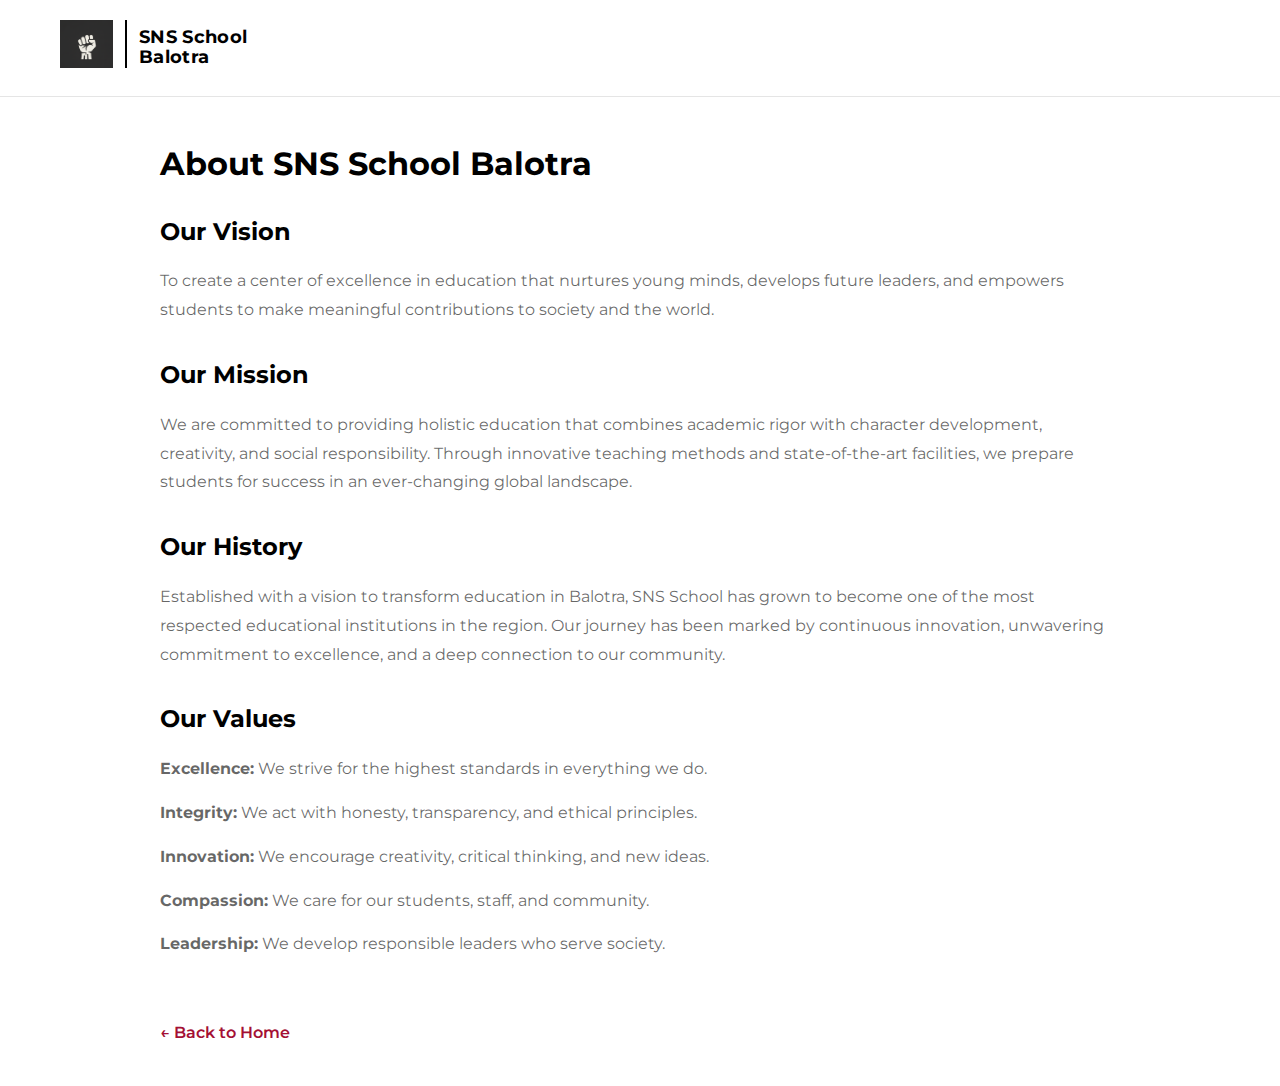
<file: about.html>
<!DOCTYPE html>
<html lang="en">
<head>
    <meta charset="UTF-8">
    <meta name="viewport" content="width=device-width, initial-scale=1.0">
    <title>About Us - SNS School Balotra</title>
    <link rel="stylesheet" href="style.css">
    <style>
        .page-content {
            padding: 40px 20px;
            max-width: 1000px;
            margin: 0 auto;
        }
        .page-header {
            background-color: var(--primary-white);
            padding: 20px 0;
            border-bottom: 1px solid var(--border-color);
        }
        .page-title {
            font-size: 32px;
            font-weight: 700;
            margin-bottom: 20px;
            color: var(--primary-black);
        }
        .content-section {
            margin-bottom: 30px;
        }
        .content-section h2 {
            font-size: 24px;
            margin-bottom: 15px;
            color: var(--primary-black);
        }
        .content-section p {
            font-size: 16px;
            line-height: 1.8;
            color: var(--light-black);
            margin-bottom: 15px;
        }
        .back-btn {
            display: inline-block;
            margin-top: 30px;
            color: var(--accent-red);
            text-decoration: none;
            font-weight: 600;
        }
    </style>
</head>
<body>
    <header class="page-header">
        <div class="container">
            <div class="logo-section">
                <a href="index.html"><img src="logo.png" alt="SNS School Logo" class="logo-img"></a>
                <div class="logo-text">
                    <span class="line1">SNS School</span>
                    <span class="line2">Balotra</span>
                </div>
            </div>
        </div>
    </header>

    <main class="page-content">
        <h1 class="page-title">About SNS School Balotra</h1>
        
        <div class="content-section">
            <h2>Our Vision</h2>
            <p>To create a center of excellence in education that nurtures young minds, develops future leaders, and empowers students to make meaningful contributions to society and the world.</p>
        </div>

        <div class="content-section">
            <h2>Our Mission</h2>
            <p>We are committed to providing holistic education that combines academic rigor with character development, creativity, and social responsibility. Through innovative teaching methods and state-of-the-art facilities, we prepare students for success in an ever-changing global landscape.</p>
        </div>

        <div class="content-section">
            <h2>Our History</h2>
            <p>Established with a vision to transform education in Balotra, SNS School has grown to become one of the most respected educational institutions in the region. Our journey has been marked by continuous innovation, unwavering commitment to excellence, and a deep connection to our community.</p>
        </div>

        <div class="content-section">
            <h2>Our Values</h2>
            <p><strong>Excellence:</strong> We strive for the highest standards in everything we do.</p>
            <p><strong>Integrity:</strong> We act with honesty, transparency, and ethical principles.</p>
            <p><strong>Innovation:</strong> We encourage creativity, critical thinking, and new ideas.</p>
            <p><strong>Compassion:</strong> We care for our students, staff, and community.</p>
            <p><strong>Leadership:</strong> We develop responsible leaders who serve society.</p>
        </div>

        <a href="index.html" class="back-btn">← Back to Home</a>
    </main>
</body>
</html>
</file>
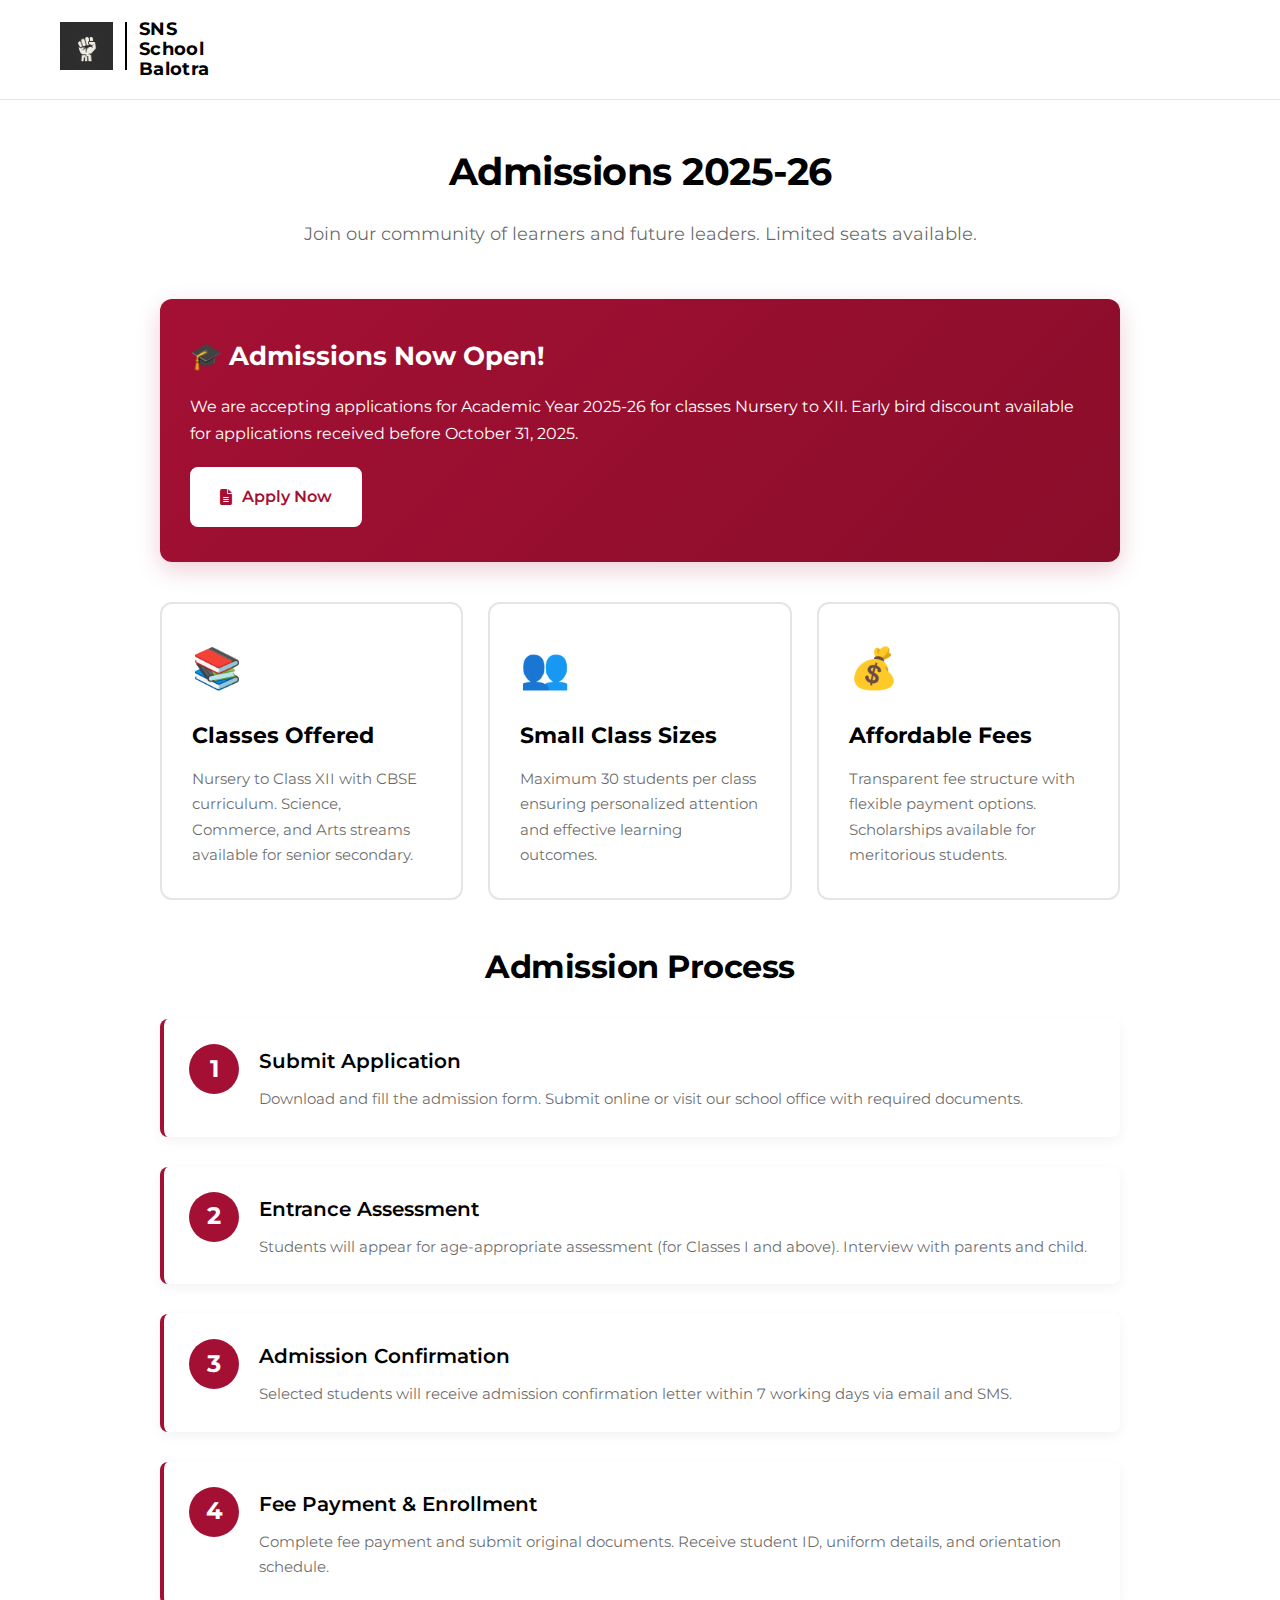
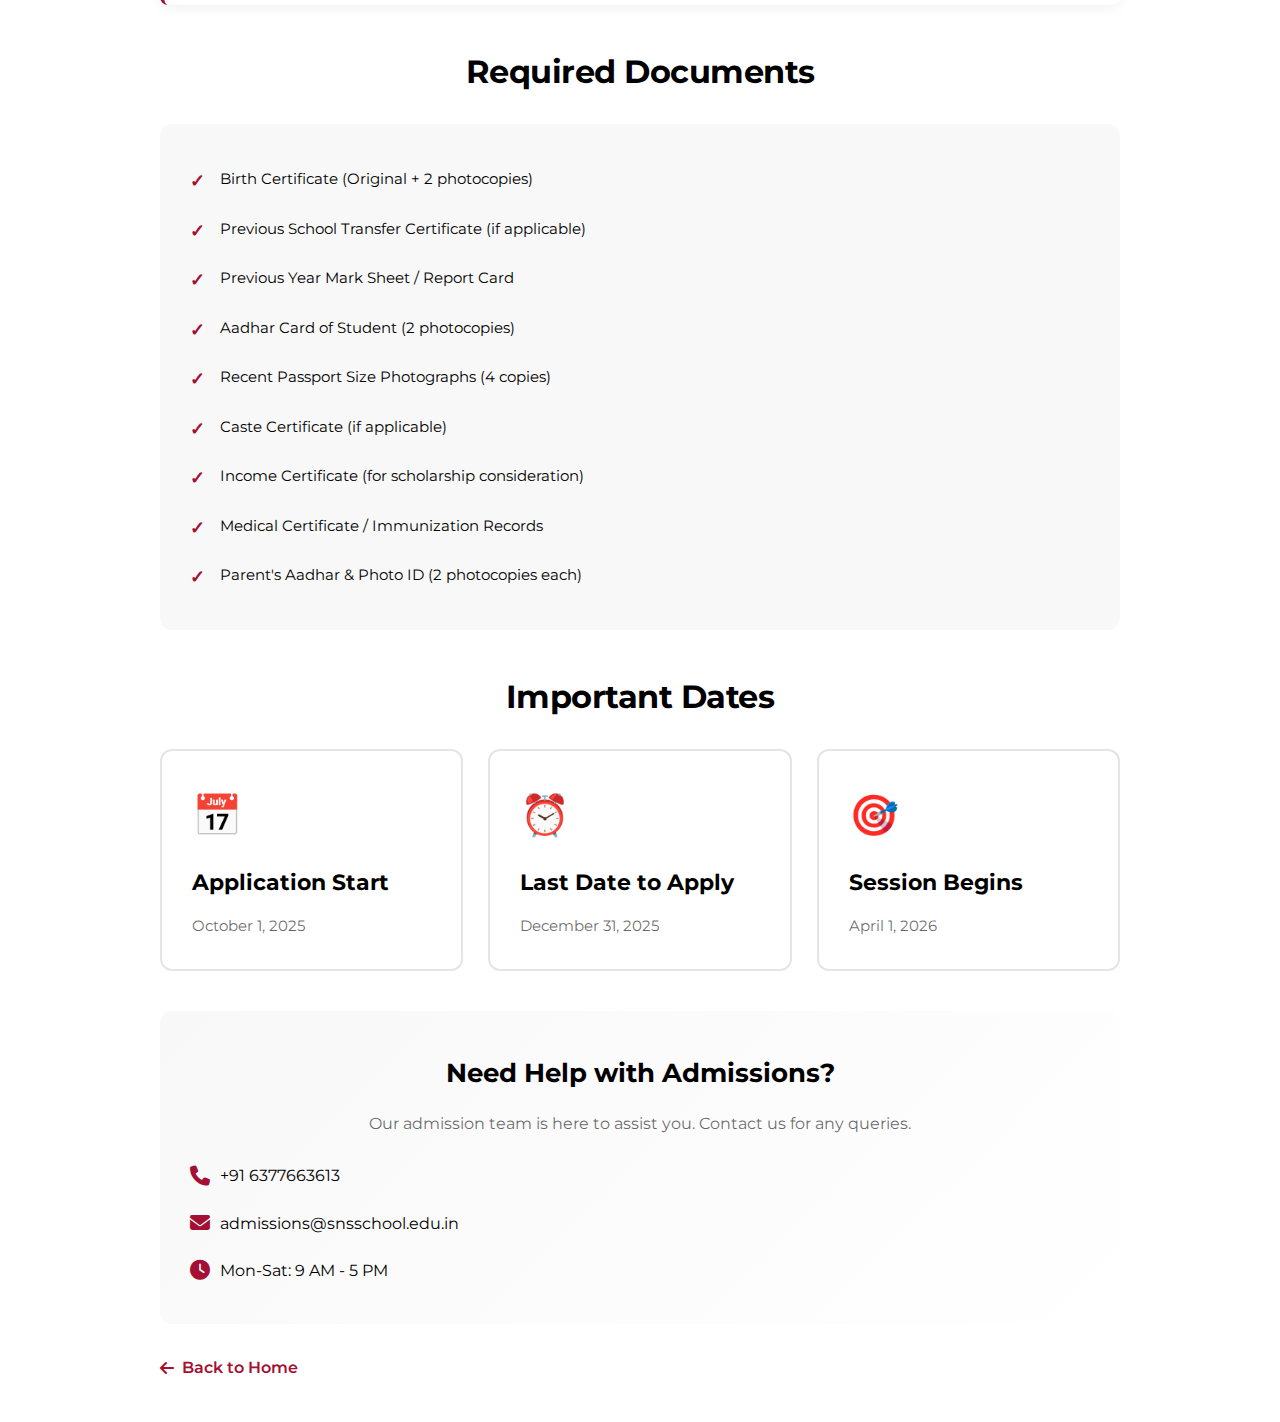
<file: admissions.html>
<!DOCTYPE html>
<html lang="en">
<head>
    <meta charset="UTF-8">
    <meta name="viewport" content="width=device-width, initial-scale=1.0">
    <title>Admissions - SNS School Balotra</title>
    <link rel="stylesheet" href="style.css">
    <link rel="stylesheet" href="https://cdnjs.cloudflare.com/ajax/libs/font-awesome/6.4.0/css/all.min.css">
    <style>
        .page-header {
            background-color: var(--primary-white);
            padding: 20px 0;
            border-bottom: 1px solid var(--border-color);
            position: sticky;
            top: 0;
            z-index: 100;
        }

        .page-content {
            max-width: 1000px;
            margin: 0 auto;
            padding: 40px 20px;
        }

        .page-hero {
            text-align: center;
            margin-bottom: 50px;
        }

        .page-hero h1 {
            font-size: 38px;
            font-weight: 700;
            margin-bottom: 15px;
            color: var(--primary-black);
            letter-spacing: -0.5px;
        }

        .page-hero p {
            font-size: 18px;
            color: var(--light-black);
            line-height: 1.6;
        }

        .highlight-box {
            background: linear-gradient(135deg, #a41034 0%, #8a0d2a 100%);
            color: var(--primary-white);
            padding: 35px 30px;
            border-radius: 12px;
            margin-bottom: 40px;
            box-shadow: 0 8px 24px rgba(164, 16, 52, 0.2);
        }

        .highlight-box h2 {
            font-size: 26px;
            margin-bottom: 15px;
            font-weight: 700;
        }

        .highlight-box p {
            font-size: 16px;
            line-height: 1.7;
            margin-bottom: 20px;
        }

        .cta-button {
            display: inline-flex;
            align-items: center;
            gap: 10px;
            background-color: var(--primary-white);
            color: var(--accent-red);
            padding: 14px 28px;
            border-radius: 8px;
            text-decoration: none;
            font-weight: 600;
            font-size: 16px;
            transition: all 0.3s ease;
            border: 2px solid var(--primary-white);
        }

        .cta-button:hover {
            background-color: transparent;
            color: var(--primary-white);
            transform: translateY(-2px);
        }

        .info-grid {
            display: grid;
            grid-template-columns: repeat(auto-fit, minmax(280px, 1fr));
            gap: 25px;
            margin-bottom: 40px;
        }

        .info-card {
            background-color: var(--primary-white);
            border: 2px solid var(--border-color);
            border-radius: 12px;
            padding: 30px;
            transition: all 0.3s ease;
        }

        .info-card:hover {
            border-color: var(--accent-red);
            box-shadow: 0 8px 24px rgba(0, 0, 0, 0.08);
            transform: translateY(-4px);
        }

        .info-card .icon {
            font-size: 40px;
            color: var(--accent-red);
            margin-bottom: 15px;
        }

        .info-card h3 {
            font-size: 22px;
            font-weight: 700;
            margin-bottom: 12px;
            color: var(--primary-black);
        }

        .info-card p {
            font-size: 15px;
            line-height: 1.7;
            color: var(--light-black);
        }

        .section-title {
            font-size: 32px;
            font-weight: 700;
            margin-bottom: 25px;
            color: var(--primary-black);
            letter-spacing: -0.5px;
        }

        .process-steps {
            margin-bottom: 40px;
        }

        .step {
            display: flex;
            gap: 20px;
            margin-bottom: 30px;
            padding: 25px;
            background-color: var(--primary-white);
            border-left: 4px solid var(--accent-red);
            border-radius: 8px;
            box-shadow: 0 4px 12px rgba(0, 0, 0, 0.05);
        }

        .step-number {
            flex-shrink: 0;
            width: 50px;
            height: 50px;
            background-color: var(--accent-red);
            color: var(--primary-white);
            border-radius: 50%;
            display: flex;
            align-items: center;
            justify-content: center;
            font-size: 24px;
            font-weight: 700;
        }

        .step-content h4 {
            font-size: 20px;
            font-weight: 600;
            margin-bottom: 8px;
            color: var(--primary-black);
        }

        .step-content p {
            font-size: 15px;
            line-height: 1.7;
            color: var(--light-black);
        }

        .requirements-list {
            background-color: #f8f8f8;
            padding: 30px;
            border-radius: 12px;
            margin-bottom: 40px;
        }

        .requirements-list ul {
            list-style: none;
            padding: 0;
        }

        .requirements-list li {
            padding: 12px 0;
            padding-left: 30px;
            position: relative;
            font-size: 15px;
            line-height: 1.7;
            color: var(--primary-black);
        }

        .requirements-list li::before {
            content: "✓";
            position: absolute;
            left: 0;
            color: var(--accent-red);
            font-weight: 700;
            font-size: 18px;
        }

        .contact-section {
            background: linear-gradient(135deg, #f8f8f8 0%, #ffffff 100%);
            padding: 40px 30px;
            border-radius: 12px;
            text-align: center;
        }

        .contact-section h3 {
            font-size: 26px;
            font-weight: 700;
            margin-bottom: 15px;
            color: var(--primary-black);
        }

        .contact-section p {
            font-size: 16px;
            color: var(--light-black);
            margin-bottom: 25px;
        }

        .contact-info {
            display: flex;
            flex-wrap: wrap;
            gap: 20px;
            justify-content: center;
            margin-top: 25px;
        }

        .contact-item {
            display: flex;
            align-items: center;
            gap: 10px;
            font-size: 16px;
            color: var(--primary-black);
        }

        .contact-item i {
            color: var(--accent-red);
            font-size: 20px;
        }

        .back-btn {
            display: inline-flex;
            align-items: center;
            gap: 8px;
            margin-top: 30px;
            color: var(--accent-red);
            text-decoration: none;
            font-weight: 600;
            transition: all 0.3s ease;
        }

        .back-btn:hover {
            transform: translateX(-5px);
        }
    </style>
</head>
<body>
    <header class="page-header">
        <div class="container">
            <div class="logo-section">
                <a href="index.html">
                    <img src="logo.png" alt="SNS School Logo" class="logo-img">
                </a>
                <div class="logo-text">
                    <span class="line1">SNS</span>
                    <span class="line2">School</span>
                    <span class="line3">Balotra</span>
                </div>
            </div>
        </div>
    </header>

    <main class="page-content">
        <div class="page-hero">
            <h1>Admissions 2025-26</h1>
            <p>Join our community of learners and future leaders. Limited seats available.</p>
        </div>

        <div class="highlight-box">
            <h2>🎓 Admissions Now Open!</h2>
            <p>We are accepting applications for Academic Year 2025-26 for classes Nursery to XII. Early bird discount available for applications received before October 31, 2025.</p>
            <a href="#apply" class="cta-button">
                <i class="fa-solid fa-file-lines"></i>
                Apply Now
            </a>
        </div>

        <div class="info-grid">
            <div class="info-card">
                <div class="icon">📚</div>
                <h3>Classes Offered</h3>
                <p>Nursery to Class XII with CBSE curriculum. Science, Commerce, and Arts streams available for senior secondary.</p>
            </div>

            <div class="info-card">
                <div class="icon">👥</div>
                <h3>Small Class Sizes</h3>
                <p>Maximum 30 students per class ensuring personalized attention and effective learning outcomes.</p>
            </div>

            <div class="info-card">
                <div class="icon">💰</div>
                <h3>Affordable Fees</h3>
                <p>Transparent fee structure with flexible payment options. Scholarships available for meritorious students.</p>
            </div>
        </div>

        <h2 class="section-title">Admission Process</h2>
        <div class="process-steps">
            <div class="step">
                <div class="step-number">1</div>
                <div class="step-content">
                    <h4>Submit Application</h4>
                    <p>Download and fill the admission form. Submit online or visit our school office with required documents.</p>
                </div>
            </div>

            <div class="step">
                <div class="step-number">2</div>
                <div class="step-content">
                    <h4>Entrance Assessment</h4>
                    <p>Students will appear for age-appropriate assessment (for Classes I and above). Interview with parents and child.</p>
                </div>
            </div>

            <div class="step">
                <div class="step-number">3</div>
                <div class="step-content">
                    <h4>Admission Confirmation</h4>
                    <p>Selected students will receive admission confirmation letter within 7 working days via email and SMS.</p>
                </div>
            </div>

            <div class="step">
                <div class="step-number">4</div>
                <div class="step-content">
                    <h4>Fee Payment & Enrollment</h4>
                    <p>Complete fee payment and submit original documents. Receive student ID, uniform details, and orientation schedule.</p>
                </div>
            </div>
        </div>

        <h2 class="section-title">Required Documents</h2>
        <div class="requirements-list">
            <ul>
                <li>Birth Certificate (Original + 2 photocopies)</li>
                <li>Previous School Transfer Certificate (if applicable)</li>
                <li>Previous Year Mark Sheet / Report Card</li>
                <li>Aadhar Card of Student (2 photocopies)</li>
                <li>Recent Passport Size Photographs (4 copies)</li>
                <li>Caste Certificate (if applicable)</li>
                <li>Income Certificate (for scholarship consideration)</li>
                <li>Medical Certificate / Immunization Records</li>
                <li>Parent's Aadhar & Photo ID (2 photocopies each)</li>
            </ul>
        </div>

        <h2 class="section-title">Important Dates</h2>
        <div class="info-grid">
            <div class="info-card">
                <div class="icon">📅</div>
                <h3>Application Start</h3>
                <p>October 1, 2025</p>
            </div>

            <div class="info-card">
                <div class="icon">⏰</div>
                <h3>Last Date to Apply</h3>
                <p>December 31, 2025</p>
            </div>

            <div class="info-card">
                <div class="icon">🎯</div>
                <h3>Session Begins</h3>
                <p>April 1, 2026</p>
            </div>
        </div>

        <div class="contact-section">
            <h3>Need Help with Admissions?</h3>
            <p>Our admission team is here to assist you. Contact us for any queries.</p>
            <div class="contact-info">
                <div class="contact-item">
                    <i class="fa-solid fa-phone"></i>
                    <span>+91 6377663613</span>
                </div>
                <div class="contact-item">
                    <i class="fa-solid fa-envelope"></i>
                    <span>admissions@snsschool.edu.in</span>
                </div>
                <div class="contact-item">
                    <i class="fa-solid fa-clock"></i>
                    <span>Mon-Sat: 9 AM - 5 PM</span>
                </div>
            </div>
        </div>

        <a href="index.html" class="back-btn">
            <i class="fa-solid fa-arrow-left"></i> Back to Home
        </a>
    </main>
</body>
</html>
</file>
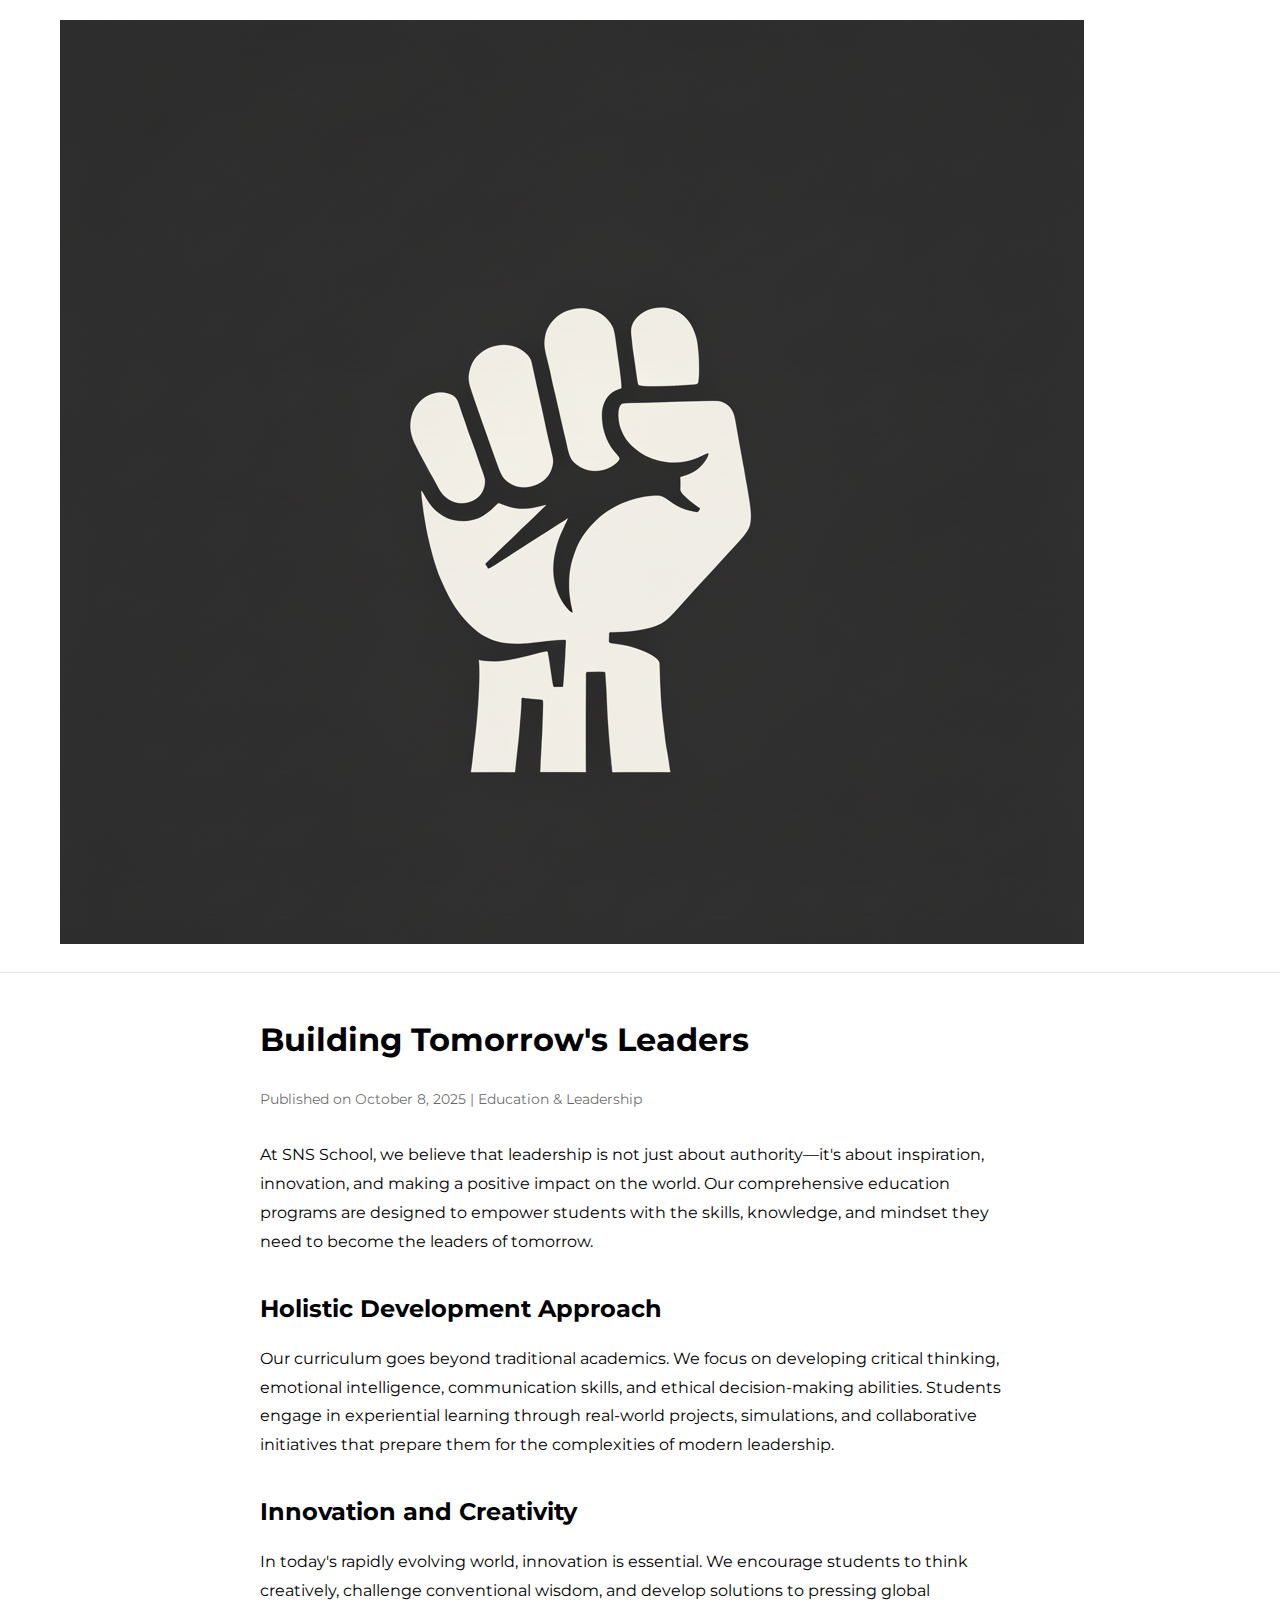
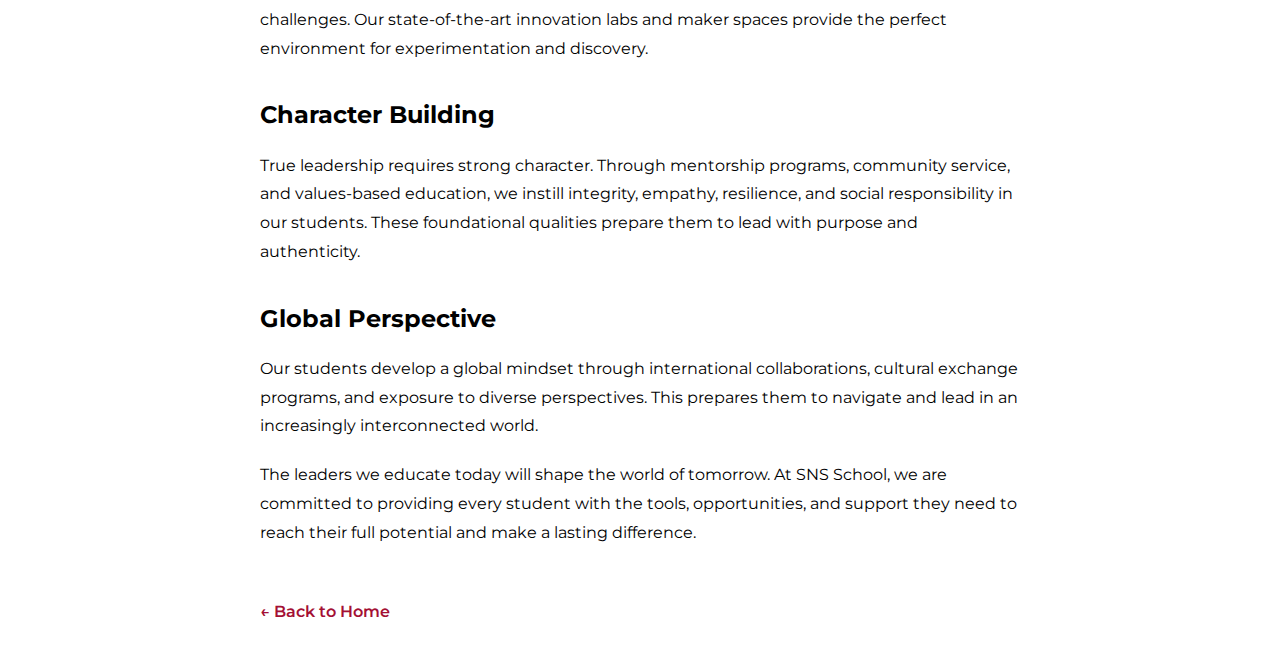
<file: article1.html>
<!DOCTYPE html>
<html lang="en">
<head>
    <meta charset="UTF-8">
    <meta name="viewport" content="width=device-width, initial-scale=1.0">
    <title>Building Tomorrow's Leaders - SNS School</title>
    <link rel="stylesheet" href="style.css">
    <style>
        .article-header {
            background-color: var(--primary-white);
            padding: 20px 0;
            border-bottom: 1px solid var(--border-color);
        }
        .article-content {
            padding: 40px 20px;
            max-width: 800px;
            margin: 0 auto;
        }
        .article-title {
            font-size: 32px;
            font-weight: 700;
            margin-bottom: 20px;
            color: var(--primary-black);
        }
        .article-meta {
            color: var(--light-black);
            margin-bottom: 30px;
            font-size: 14px;
        }
        .article-body {
            font-size: 16px;
            line-height: 1.8;
            color: var(--primary-black);
        }
        .article-body h2 {
            font-size: 24px;
            margin: 30px 0 15px;
            color: var(--primary-black);
        }
        .article-body p {
            margin-bottom: 20px;
        }
        .back-btn {
            display: inline-block;
            margin-top: 30px;
            color: var(--accent-red);
            text-decoration: none;
            font-weight: 600;
            transition: transform 0.3s ease;
        }
        .back-btn:hover {
            transform: translateX(-5px);
        }
    </style>
</head>
<body>
    <header class="article-header">
        <div class="container">
            <div class="logo">
                <a href="index.html"><img src="logo.png" alt="SNS School Logo"></a>
            </div>
        </div>
    </header>

    <article class="article-content">
        <h1 class="article-title">Building Tomorrow's Leaders</h1>
        <div class="article-meta">Published on October 8, 2025 | Education & Leadership</div>

        <div class="article-body">
            <p>At SNS School, we believe that leadership is not just about authority—it's about inspiration, innovation, and making a positive impact on the world. Our comprehensive education programs are designed to empower students with the skills, knowledge, and mindset they need to become the leaders of tomorrow.</p>

            <h2>Holistic Development Approach</h2>
            <p>Our curriculum goes beyond traditional academics. We focus on developing critical thinking, emotional intelligence, communication skills, and ethical decision-making abilities. Students engage in experiential learning through real-world projects, simulations, and collaborative initiatives that prepare them for the complexities of modern leadership.</p>

            <h2>Innovation and Creativity</h2>
            <p>In today's rapidly evolving world, innovation is essential. We encourage students to think creatively, challenge conventional wisdom, and develop solutions to pressing global challenges. Our state-of-the-art innovation labs and maker spaces provide the perfect environment for experimentation and discovery.</p>

            <h2>Character Building</h2>
            <p>True leadership requires strong character. Through mentorship programs, community service, and values-based education, we instill integrity, empathy, resilience, and social responsibility in our students. These foundational qualities prepare them to lead with purpose and authenticity.</p>

            <h2>Global Perspective</h2>
            <p>Our students develop a global mindset through international collaborations, cultural exchange programs, and exposure to diverse perspectives. This prepares them to navigate and lead in an increasingly interconnected world.</p>

            <p>The leaders we educate today will shape the world of tomorrow. At SNS School, we are committed to providing every student with the tools, opportunities, and support they need to reach their full potential and make a lasting difference.</p>

            <a href="index.html" class="back-btn">← Back to Home</a>
        </div>
    </article>
</body>
</html>
</file>
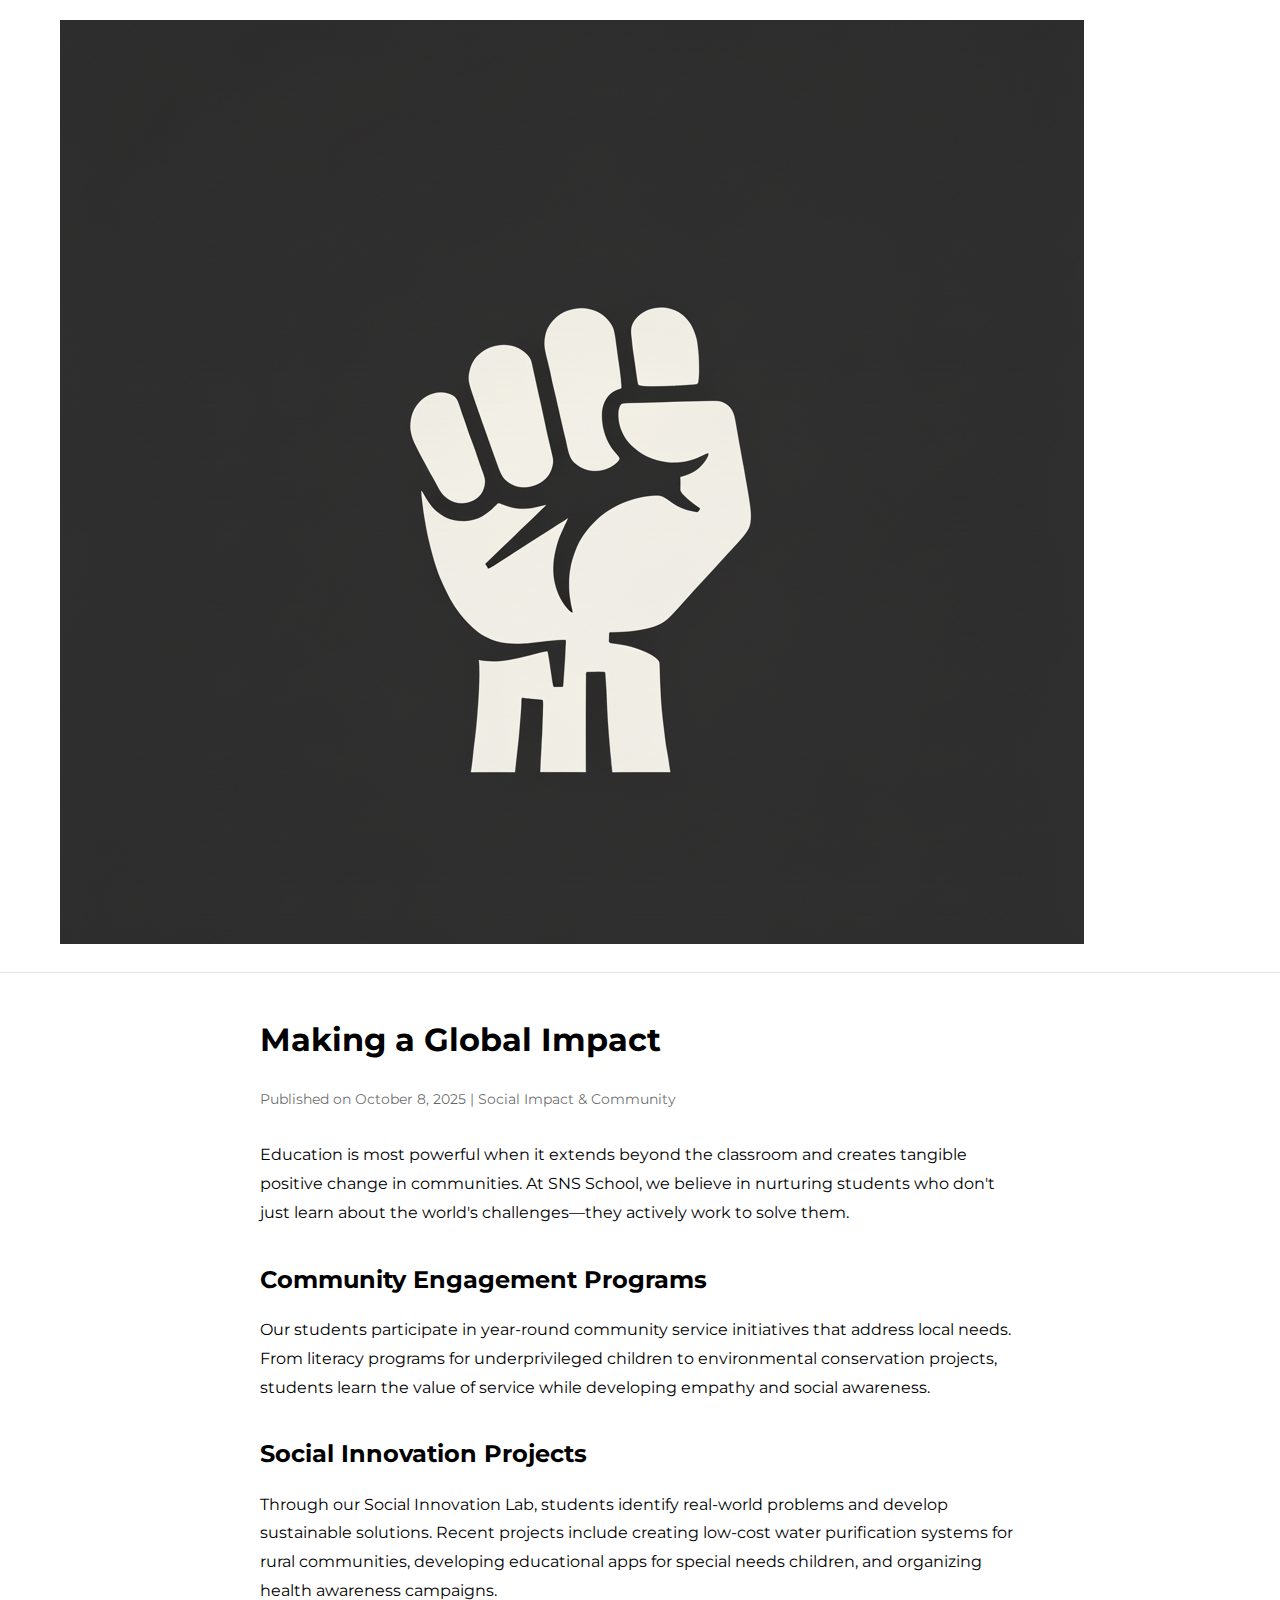
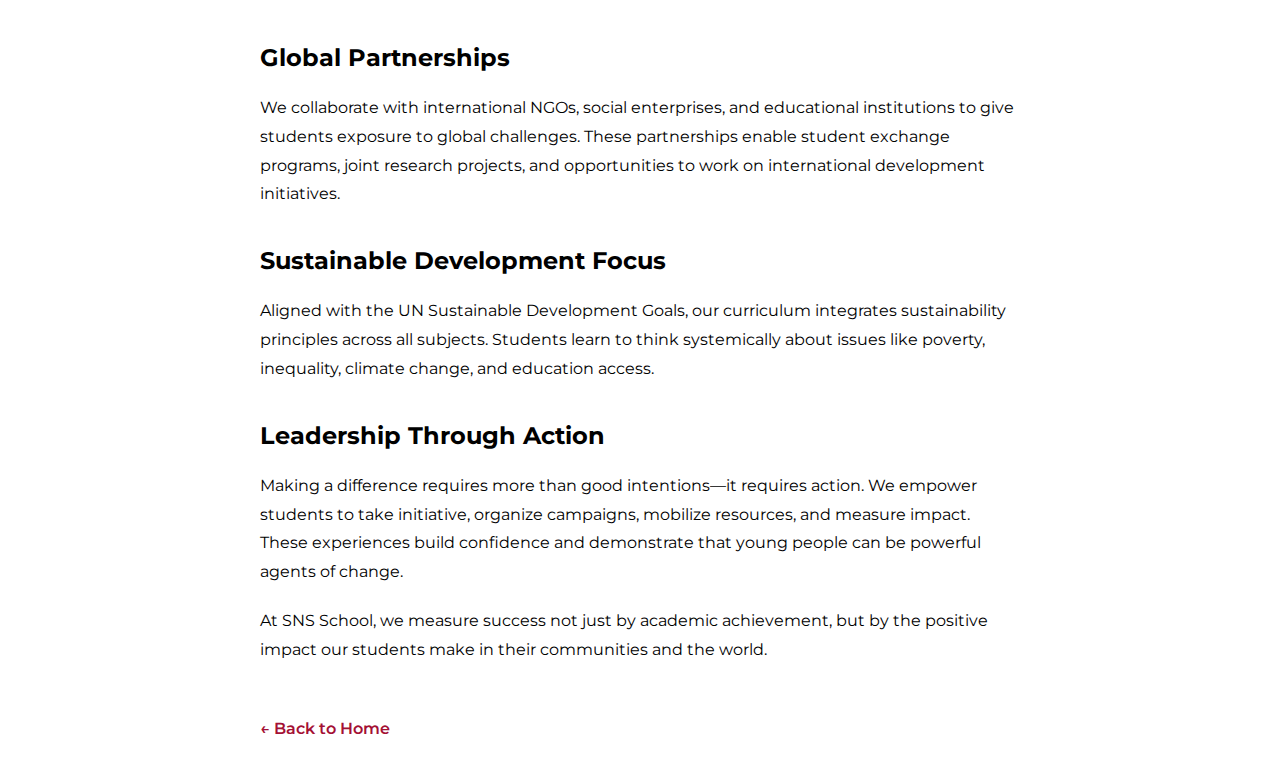
<file: article2.html>
<!DOCTYPE html>
<html lang="en">
<head>
    <meta charset="UTF-8">
    <meta name="viewport" content="width=device-width, initial-scale=1.0">
    <title>Making a Global Impact - SNS School</title>
    <link rel="stylesheet" href="style.css">
    <style>
        .article-header {
            background-color: var(--primary-white);
            padding: 20px 0;
            border-bottom: 1px solid var(--border-color);
        }
        .article-content {
            padding: 40px 20px;
            max-width: 800px;
            margin: 0 auto;
        }
        .article-title {
            font-size: 32px;
            font-weight: 700;
            margin-bottom: 20px;
            color: var(--primary-black);
        }
        .article-meta {
            color: var(--light-black);
            margin-bottom: 30px;
            font-size: 14px;
        }
        .article-body {
            font-size: 16px;
            line-height: 1.8;
            color: var(--primary-black);
        }
        .article-body h2 {
            font-size: 24px;
            margin: 30px 0 15px;
            color: var(--primary-black);
        }
        .article-body p {
            margin-bottom: 20px;
        }
        .back-btn {
            display: inline-block;
            margin-top: 30px;
            color: var(--accent-red);
            text-decoration: none;
            font-weight: 600;
            transition: transform 0.3s ease;
        }
        .back-btn:hover {
            transform: translateX(-5px);
        }
    </style>
</head>
<body>
    <header class="article-header">
        <div class="container">
            <div class="logo">
                <a href="index.html"><img src="logo.png" alt="SNS School Logo"></a>
            </div>
        </div>
    </header>

    <article class="article-content">
        <h1 class="article-title">Making a Global Impact</h1>
        <div class="article-meta">Published on October 8, 2025 | Social Impact & Community</div>
        
        <div class="article-body">
            <p>Education is most powerful when it extends beyond the classroom and creates tangible positive change in communities. At SNS School, we believe in nurturing students who don't just learn about the world's challenges—they actively work to solve them.</p>

            <h2>Community Engagement Programs</h2>
            <p>Our students participate in year-round community service initiatives that address local needs. From literacy programs for underprivileged children to environmental conservation projects, students learn the value of service while developing empathy and social awareness.</p>

            <h2>Social Innovation Projects</h2>
            <p>Through our Social Innovation Lab, students identify real-world problems and develop sustainable solutions. Recent projects include creating low-cost water purification systems for rural communities, developing educational apps for special needs children, and organizing health awareness campaigns.</p>

            <h2>Global Partnerships</h2>
            <p>We collaborate with international NGOs, social enterprises, and educational institutions to give students exposure to global challenges. These partnerships enable student exchange programs, joint research projects, and opportunities to work on international development initiatives.</p>

            <h2>Sustainable Development Focus</h2>
            <p>Aligned with the UN Sustainable Development Goals, our curriculum integrates sustainability principles across all subjects. Students learn to think systemically about issues like poverty, inequality, climate change, and education access.</p>

            <h2>Leadership Through Action</h2>
            <p>Making a difference requires more than good intentions—it requires action. We empower students to take initiative, organize campaigns, mobilize resources, and measure impact. These experiences build confidence and demonstrate that young people can be powerful agents of change.</p>

            <p>At SNS School, we measure success not just by academic achievement, but by the positive impact our students make in their communities and the world.</p>

            <a href="index.html" class="back-btn">← Back to Home</a>
        </div>
    </article>
</body>
</html>
</file>
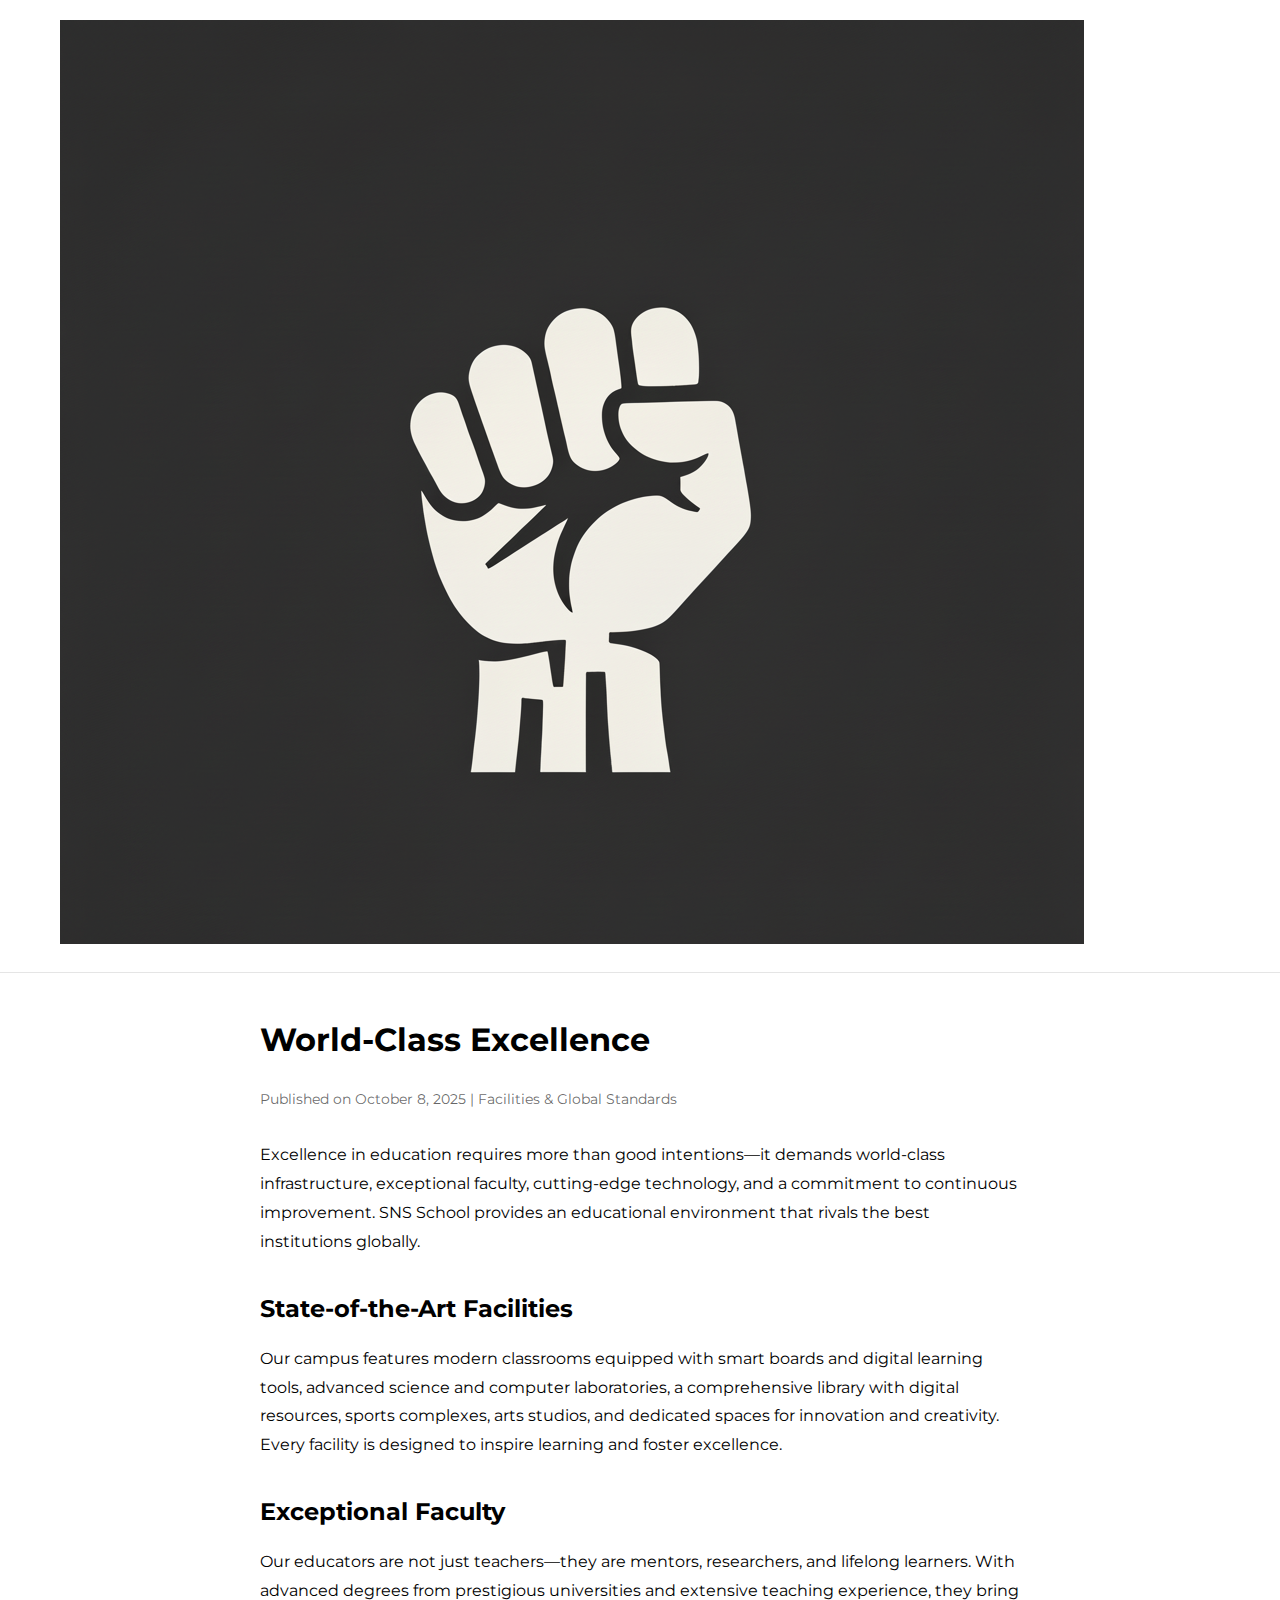
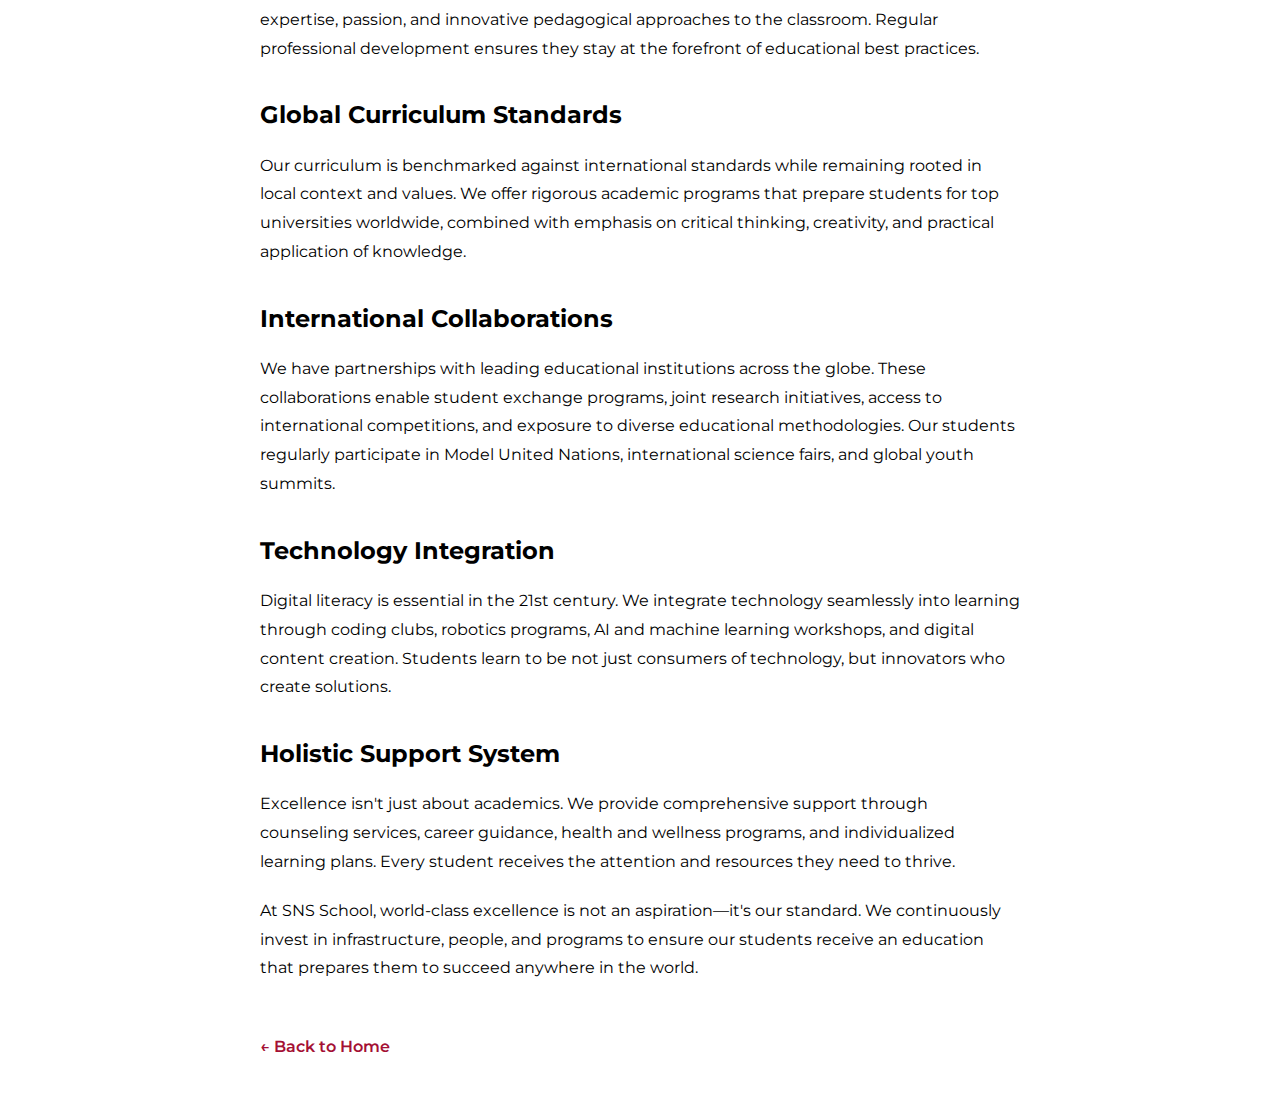
<file: article3.html>
<!DOCTYPE html>
<html lang="en">
<head>
    <meta charset="UTF-8">
    <meta name="viewport" content="width=device-width, initial-scale=1.0">
    <title>World-Class Excellence - SNS School</title>
    <link rel="stylesheet" href="style.css">
    <style>
        .article-header {
            background-color: var(--primary-white);
            padding: 20px 0;
            border-bottom: 1px solid var(--border-color);
        }
        .article-content {
            padding: 40px 20px;
            max-width: 800px;
            margin: 0 auto;
        }
        .article-title {
            font-size: 32px;
            font-weight: 700;
            margin-bottom: 20px;
            color: var(--primary-black);
        }
        .article-meta {
            color: var(--light-black);
            margin-bottom: 30px;
            font-size: 14px;
        }
        .article-body {
            font-size: 16px;
            line-height: 1.8;
            color: var(--primary-black);
        }
        .article-body h2 {
            font-size: 24px;
            margin: 30px 0 15px;
            color: var(--primary-black);
        }
        .article-body p {
            margin-bottom: 20px;
        }
        .back-btn {
            display: inline-block;
            margin-top: 30px;
            color: var(--accent-red);
            text-decoration: none;
            font-weight: 600;
            transition: transform 0.3s ease;
        }
        .back-btn:hover {
            transform: translateX(-5px);
        }
    </style>
</head>
<body>
    <header class="article-header">
        <div class="container">
            <div class="logo">
                <a href="index.html"><img src="logo.png" alt="SNS School Logo"></a>
            </div>
        </div>
    </header>

    <article class="article-content">
        <h1 class="article-title">World-Class Excellence</h1>
        <div class="article-meta">Published on October 8, 2025 | Facilities & Global Standards</div>
        
        <div class="article-body">
            <p>Excellence in education requires more than good intentions—it demands world-class infrastructure, exceptional faculty, cutting-edge technology, and a commitment to continuous improvement. SNS School provides an educational environment that rivals the best institutions globally.</p>

            <h2>State-of-the-Art Facilities</h2>
            <p>Our campus features modern classrooms equipped with smart boards and digital learning tools, advanced science and computer laboratories, a comprehensive library with digital resources, sports complexes, arts studios, and dedicated spaces for innovation and creativity. Every facility is designed to inspire learning and foster excellence.</p>

            <h2>Exceptional Faculty</h2>
            <p>Our educators are not just teachers—they are mentors, researchers, and lifelong learners. With advanced degrees from prestigious universities and extensive teaching experience, they bring expertise, passion, and innovative pedagogical approaches to the classroom. Regular professional development ensures they stay at the forefront of educational best practices.</p>

            <h2>Global Curriculum Standards</h2>
            <p>Our curriculum is benchmarked against international standards while remaining rooted in local context and values. We offer rigorous academic programs that prepare students for top universities worldwide, combined with emphasis on critical thinking, creativity, and practical application of knowledge.</p>

            <h2>International Collaborations</h2>
            <p>We have partnerships with leading educational institutions across the globe. These collaborations enable student exchange programs, joint research initiatives, access to international competitions, and exposure to diverse educational methodologies. Our students regularly participate in Model United Nations, international science fairs, and global youth summits.</p>

            <h2>Technology Integration</h2>
            <p>Digital literacy is essential in the 21st century. We integrate technology seamlessly into learning through coding clubs, robotics programs, AI and machine learning workshops, and digital content creation. Students learn to be not just consumers of technology, but innovators who create solutions.</p>

            <h2>Holistic Support System</h2>
            <p>Excellence isn't just about academics. We provide comprehensive support through counseling services, career guidance, health and wellness programs, and individualized learning plans. Every student receives the attention and resources they need to thrive.</p>

            <p>At SNS School, world-class excellence is not an aspiration—it's our standard. We continuously invest in infrastructure, people, and programs to ensure our students receive an education that prepares them to succeed anywhere in the world.</p>

            <a href="index.html" class="back-btn">← Back to Home</a>
        </div>
    </article>
</body>
</html>
</file>
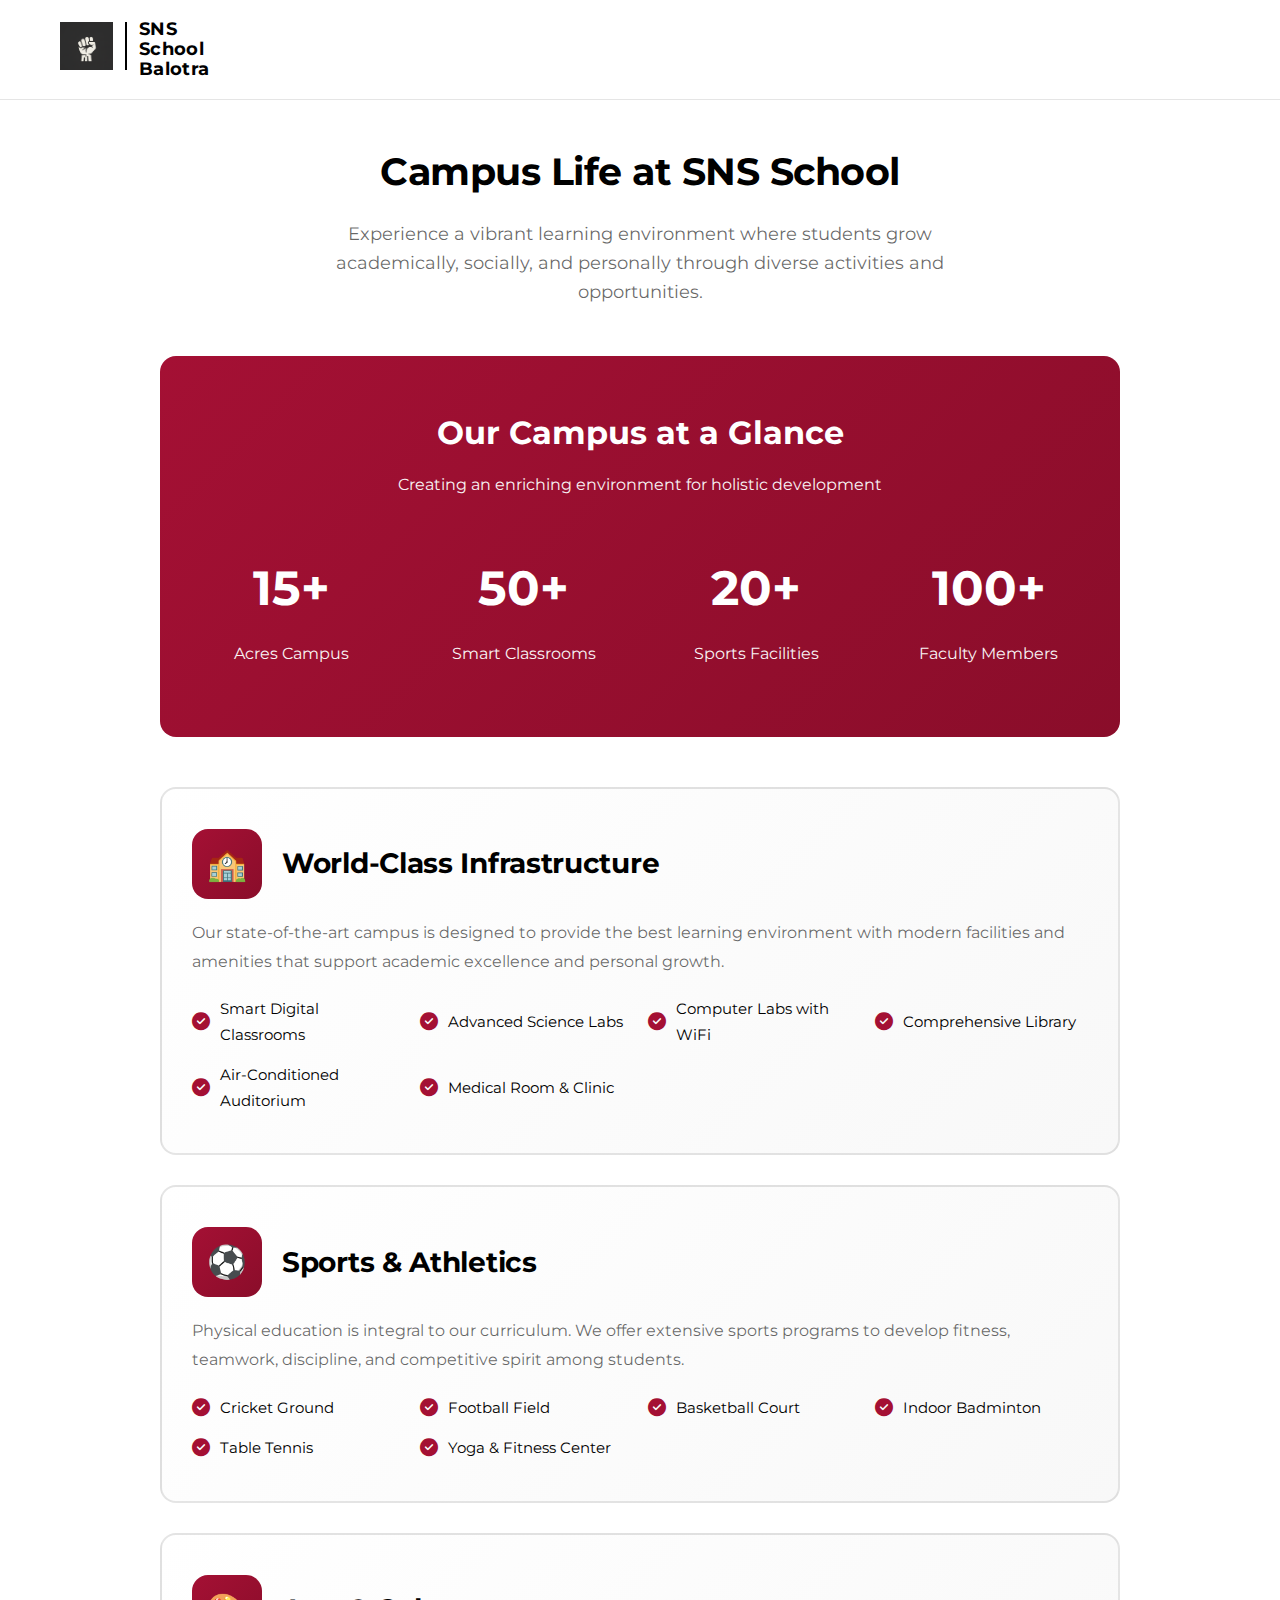
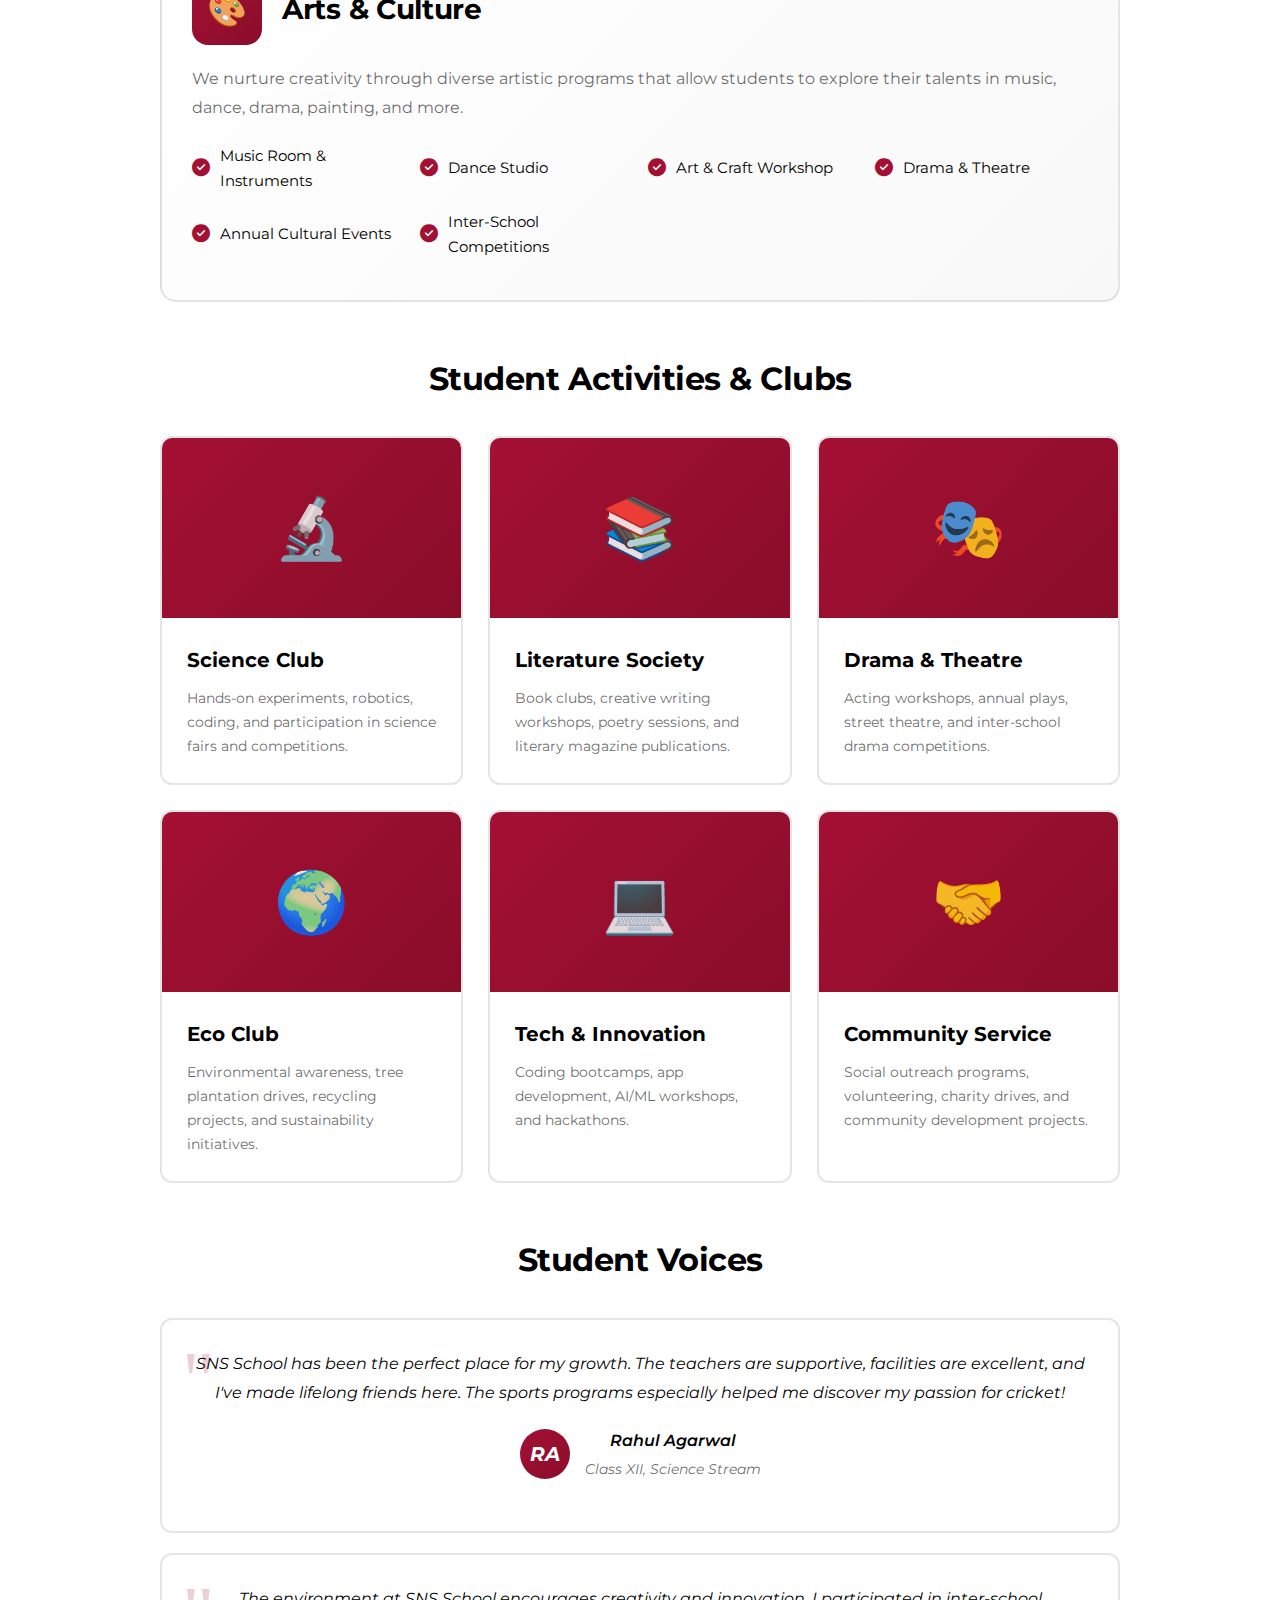
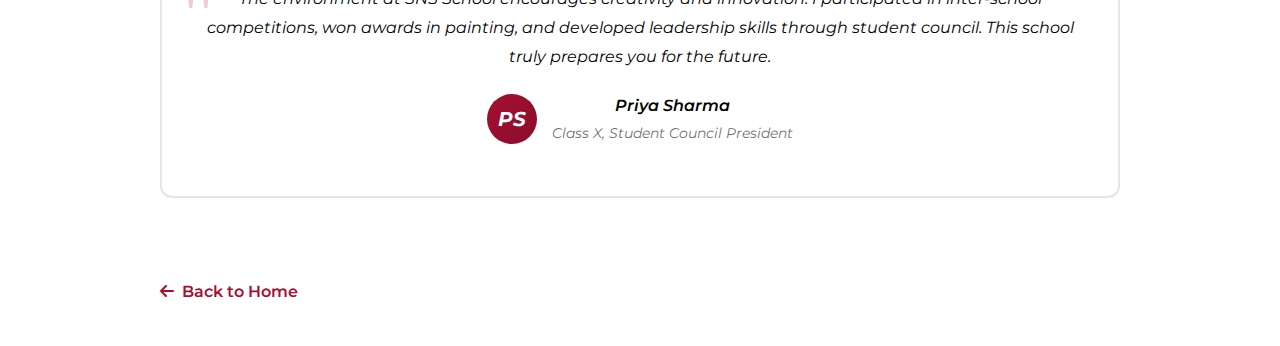
<file: campus-life.html>
<!DOCTYPE html>
<html lang="en">
<head>
    <meta charset="UTF-8">
    <meta name="viewport" content="width=device-width, initial-scale=1.0">
    <title>Campus Life - SNS School Balotra</title>
    <link rel="stylesheet" href="style.css">
    <link rel="stylesheet" href="https://cdnjs.cloudflare.com/ajax/libs/font-awesome/6.4.0/css/all.min.css">
    <style>
        .page-header {
            background-color: var(--primary-white);
            padding: 20px 0;
            border-bottom: 1px solid var(--border-color);
            position: sticky;
            top: 0;
            z-index: 100;
        }

        .page-content {
            max-width: 1000px;
            margin: 0 auto;
            padding: 40px 20px;
        }

        .page-hero {
            text-align: center;
            margin-bottom: 50px;
        }

        .page-hero h1 {
            font-size: 38px;
            font-weight: 700;
            margin-bottom: 15px;
            color: var(--primary-black);
            letter-spacing: -0.5px;
        }

        .page-hero p {
            font-size: 18px;
            color: var(--light-black);
            line-height: 1.6;
            max-width: 700px;
            margin: 0 auto;
        }

        .feature-section {
            margin-bottom: 50px;
        }

        .feature-card {
            background: linear-gradient(135deg, var(--primary-white) 0%, #f8f8f8 100%);
            border-radius: 16px;
            padding: 40px 30px;
            margin-bottom: 30px;
            border: 2px solid var(--border-color);
            transition: all 0.3s ease;
        }

        .feature-card:hover {
            border-color: var(--accent-red);
            transform: translateY(-5px);
            box-shadow: 0 12px 32px rgba(0, 0, 0, 0.1);
        }

        .feature-header {
            display: flex;
            align-items: center;
            gap: 20px;
            margin-bottom: 20px;
        }

        .feature-icon {
            width: 70px;
            height: 70px;
            background: linear-gradient(135deg, var(--accent-red) 0%, #8a0d2a 100%);
            color: var(--primary-white);
            border-radius: 16px;
            display: flex;
            align-items: center;
            justify-content: center;
            font-size: 32px;
            flex-shrink: 0;
        }

        .feature-header h2 {
            font-size: 28px;
            font-weight: 700;
            color: var(--primary-black);
            letter-spacing: -0.3px;
        }

        .feature-content p {
            font-size: 16px;
            line-height: 1.8;
            color: var(--light-black);
            margin-bottom: 15px;
        }

        .feature-list {
            display: grid;
            grid-template-columns: repeat(auto-fit, minmax(200px, 1fr));
            gap: 15px;
            margin-top: 20px;
        }

        .feature-item {
            display: flex;
            align-items: center;
            gap: 10px;
            font-size: 15px;
            color: var(--primary-black);
        }

        .feature-item i {
            color: var(--accent-red);
            font-size: 18px;
        }

        .activities-grid {
            display: grid;
            grid-template-columns: repeat(auto-fit, minmax(250px, 1fr));
            gap: 25px;
            margin-bottom: 50px;
        }

        .activity-card {
            background-color: var(--primary-white);
            border-radius: 12px;
            overflow: hidden;
            border: 2px solid var(--border-color);
            transition: all 0.3s ease;
        }

        .activity-card:hover {
            border-color: var(--accent-red);
            transform: translateY(-5px);
            box-shadow: 0 8px 24px rgba(0, 0, 0, 0.1);
        }

        .activity-image {
            width: 100%;
            height: 180px;
            background: linear-gradient(135deg, #a41034 0%, #8a0d2a 100%);
            display: flex;
            align-items: center;
            justify-content: center;
            font-size: 60px;
            color: rgba(255, 255, 255, 0.9);
        }

        .activity-content {
            padding: 25px;
        }

        .activity-content h3 {
            font-size: 20px;
            font-weight: 700;
            margin-bottom: 10px;
            color: var(--primary-black);
        }

        .activity-content p {
            font-size: 14px;
            line-height: 1.7;
            color: var(--light-black);
        }

        .stats-section {
            background: linear-gradient(135deg, #a41034 0%, #8a0d2a 100%);
            color: var(--primary-white);
            padding: 50px 30px;
            border-radius: 16px;
            margin-bottom: 50px;
            text-align: center;
        }

        .stats-grid {
            display: grid;
            grid-template-columns: repeat(auto-fit, minmax(150px, 1fr));
            gap: 30px;
            margin-top: 30px;
        }

        .stat-item {
            padding: 20px;
        }

        .stat-number {
            font-size: 48px;
            font-weight: 700;
            margin-bottom: 10px;
            display: block;
        }

        .stat-label {
            font-size: 16px;
            opacity: 0.95;
        }

        .testimonial-section {
            margin-bottom: 50px;
        }

        .section-title {
            font-size: 32px;
            font-weight: 700;
            margin-bottom: 30px;
            text-align: center;
            color: var(--primary-black);
            letter-spacing: -0.5px;
        }

        .testimonial-card {
            background-color: var(--primary-white);
            border: 2px solid var(--border-color);
            border-radius: 12px;
            padding: 30px;
            margin-bottom: 20px;
            position: relative;
        }

        .testimonial-card::before {
            content: '"';
            position: absolute;
            top: 20px;
            left: 20px;
            font-size: 80px;
            color: var(--accent-red);
            opacity: 0.2;
            font-family: Georgia, serif;
            line-height: 1;
        }

        .testimonial-content {
            position: relative;
            z-index: 1;
        }

        .testimonial-text {
            font-size: 16px;
            line-height: 1.8;
            color: var(--primary-black);
            margin-bottom: 20px;
            font-style: italic;
        }

        .testimonial-author {
            display: flex;
            align-items: center;
            gap: 15px;
        }

        .author-avatar {
            width: 50px;
            height: 50px;
            background: linear-gradient(135deg, var(--accent-red) 0%, #8a0d2a 100%);
            border-radius: 50%;
            display: flex;
            align-items: center;
            justify-content: center;
            color: var(--primary-white);
            font-weight: 700;
            font-size: 20px;
        }

        .author-info h4 {
            font-size: 16px;
            font-weight: 600;
            color: var(--primary-black);
            margin-bottom: 3px;
        }

        .author-info p {
            font-size: 14px;
            color: var(--light-black);
        }

        .back-btn {
            display: inline-flex;
            align-items: center;
            gap: 8px;
            margin-top: 30px;
            color: var(--accent-red);
            text-decoration: none;
            font-weight: 600;
            transition: all 0.3s ease;
        }

        .back-btn:hover {
            transform: translateX(-5px);
        }
    </style>
</head>
<body>
    <header class="page-header">
        <div class="container">
            <div class="logo-section">
                <a href="index.html">
                    <img src="logo.png" alt="SNS School Logo" class="logo-img">
                </a>
                <div class="logo-text">
                    <span class="line1">SNS</span>
                    <span class="line2">School</span>
                    <span class="line3">Balotra</span>
                </div>
            </div>
        </div>
    </header>

    <main class="page-content">
        <div class="page-hero">
            <h1>Campus Life at SNS School</h1>
            <p>Experience a vibrant learning environment where students grow academically, socially, and personally through diverse activities and opportunities.</p>
        </div>

        <div class="stats-section">
            <h2 style="font-size: 32px; margin-bottom: 10px;">Our Campus at a Glance</h2>
            <p style="font-size: 16px; opacity: 0.95; margin-bottom: 20px;">Creating an enriching environment for holistic development</p>
            <div class="stats-grid">
                <div class="stat-item">
                    <span class="stat-number">15+</span>
                    <span class="stat-label">Acres Campus</span>
                </div>
                <div class="stat-item">
                    <span class="stat-number">50+</span>
                    <span class="stat-label">Smart Classrooms</span>
                </div>
                <div class="stat-item">
                    <span class="stat-number">20+</span>
                    <span class="stat-label">Sports Facilities</span>
                </div>
                <div class="stat-item">
                    <span class="stat-number">100+</span>
                    <span class="stat-label">Faculty Members</span>
                </div>
            </div>
        </div>

        <div class="feature-section">
            <div class="feature-card">
                <div class="feature-header">
                    <div class="feature-icon">🏫</div>
                    <h2>World-Class Infrastructure</h2>
                </div>
                <div class="feature-content">
                    <p>Our state-of-the-art campus is designed to provide the best learning environment with modern facilities and amenities that support academic excellence and personal growth.</p>
                    <div class="feature-list">
                        <div class="feature-item">
                            <i class="fa-solid fa-check-circle"></i>
                            <span>Smart Digital Classrooms</span>
                        </div>
                        <div class="feature-item">
                            <i class="fa-solid fa-check-circle"></i>
                            <span>Advanced Science Labs</span>
                        </div>
                        <div class="feature-item">
                            <i class="fa-solid fa-check-circle"></i>
                            <span>Computer Labs with WiFi</span>
                        </div>
                        <div class="feature-item">
                            <i class="fa-solid fa-check-circle"></i>
                            <span>Comprehensive Library</span>
                        </div>
                        <div class="feature-item">
                            <i class="fa-solid fa-check-circle"></i>
                            <span>Air-Conditioned Auditorium</span>
                        </div>
                        <div class="feature-item">
                            <i class="fa-solid fa-check-circle"></i>
                            <span>Medical Room & Clinic</span>
                        </div>
                    </div>
                </div>
            </div>

            <div class="feature-card">
                <div class="feature-header">
                    <div class="feature-icon">⚽</div>
                    <h2>Sports & Athletics</h2>
                </div>
                <div class="feature-content">
                    <p>Physical education is integral to our curriculum. We offer extensive sports programs to develop fitness, teamwork, discipline, and competitive spirit among students.</p>
                    <div class="feature-list">
                        <div class="feature-item">
                            <i class="fa-solid fa-check-circle"></i>
                            <span>Cricket Ground</span>
                        </div>
                        <div class="feature-item">
                            <i class="fa-solid fa-check-circle"></i>
                            <span>Football Field</span>
                        </div>
                        <div class="feature-item">
                            <i class="fa-solid fa-check-circle"></i>
                            <span>Basketball Court</span>
                        </div>
                        <div class="feature-item">
                            <i class="fa-solid fa-check-circle"></i>
                            <span>Indoor Badminton</span>
                        </div>
                        <div class="feature-item">
                            <i class="fa-solid fa-check-circle"></i>
                            <span>Table Tennis</span>
                        </div>
                        <div class="feature-item">
                            <i class="fa-solid fa-check-circle"></i>
                            <span>Yoga & Fitness Center</span>
                        </div>
                    </div>
                </div>
            </div>

            <div class="feature-card">
                <div class="feature-header">
                    <div class="feature-icon">🎨</div>
                    <h2>Arts & Culture</h2>
                </div>
                <div class="feature-content">
                    <p>We nurture creativity through diverse artistic programs that allow students to explore their talents in music, dance, drama, painting, and more.</p>
                    <div class="feature-list">
                        <div class="feature-item">
                            <i class="fa-solid fa-check-circle"></i>
                            <span>Music Room & Instruments</span>
                        </div>
                        <div class="feature-item">
                            <i class="fa-solid fa-check-circle"></i>
                            <span>Dance Studio</span>
                        </div>
                        <div class="feature-item">
                            <i class="fa-solid fa-check-circle"></i>
                            <span>Art & Craft Workshop</span>
                        </div>
                        <div class="feature-item">
                            <i class="fa-solid fa-check-circle"></i>
                            <span>Drama & Theatre</span>
                        </div>
                        <div class="feature-item">
                            <i class="fa-solid fa-check-circle"></i>
                            <span>Annual Cultural Events</span>
                        </div>
                        <div class="feature-item">
                            <i class="fa-solid fa-check-circle"></i>
                            <span>Inter-School Competitions</span>
                        </div>
                    </div>
                </div>
            </div>
        </div>

        <h2 class="section-title">Student Activities & Clubs</h2>
        <div class="activities-grid">
            <div class="activity-card">
                <div class="activity-image">🔬</div>
                <div class="activity-content">
                    <h3>Science Club</h3>
                    <p>Hands-on experiments, robotics, coding, and participation in science fairs and competitions.</p>
                </div>
            </div>

            <div class="activity-card">
                <div class="activity-image">📚</div>
                <div class="activity-content">
                    <h3>Literature Society</h3>
                    <p>Book clubs, creative writing workshops, poetry sessions, and literary magazine publications.</p>
                </div>
            </div>

            <div class="activity-card">
                <div class="activity-image">🎭</div>
                <div class="activity-content">
                    <h3>Drama & Theatre</h3>
                    <p>Acting workshops, annual plays, street theatre, and inter-school drama competitions.</p>
                </div>
            </div>

            <div class="activity-card">
                <div class="activity-image">🌍</div>
                <div class="activity-content">
                    <h3>Eco Club</h3>
                    <p>Environmental awareness, tree plantation drives, recycling projects, and sustainability initiatives.</p>
                </div>
            </div>

            <div class="activity-card">
                <div class="activity-image">💻</div>
                <div class="activity-content">
                    <h3>Tech & Innovation</h3>
                    <p>Coding bootcamps, app development, AI/ML workshops, and hackathons.</p>
                </div>
            </div>

            <div class="activity-card">
                <div class="activity-image">🤝</div>
                <div class="activity-content">
                    <h3>Community Service</h3>
                    <p>Social outreach programs, volunteering, charity drives, and community development projects.</p>
                </div>
            </div>
        </div>

        <h2 class="section-title">Student Voices</h2>
        <div class="testimonial-section">
            <div class="testimonial-card">
                <div class="testimonial-content">
                    <p class="testimonial-text">SNS School has been the perfect place for my growth. The teachers are supportive, facilities are excellent, and I've made lifelong friends here. The sports programs especially helped me discover my passion for cricket!</p>
                    <div class="testimonial-author">
                        <div class="author-avatar">RA</div>
                        <div class="author-info">
                            <h4>Rahul Agarwal</h4>
                            <p>Class XII, Science Stream</p>
                        </div>
                    </div>
                </div>
            </div>

            <div class="testimonial-card">
                <div class="testimonial-content">
                    <p class="testimonial-text">The environment at SNS School encourages creativity and innovation. I participated in inter-school competitions, won awards in painting, and developed leadership skills through student council. This school truly prepares you for the future.</p>
                    <div class="testimonial-author">
                        <div class="author-avatar">PS</div>
                        <div class="author-info">
                            <h4>Priya Sharma</h4>
                            <p>Class X, Student Council President</p>
                        </div>
                    </div>
                </div>
            </div>
        </div>

        <a href="index.html" class="back-btn">
            <i class="fa-solid fa-arrow-left"></i> Back to Home
        </a>
    </main>
</body>
</html>
</file>
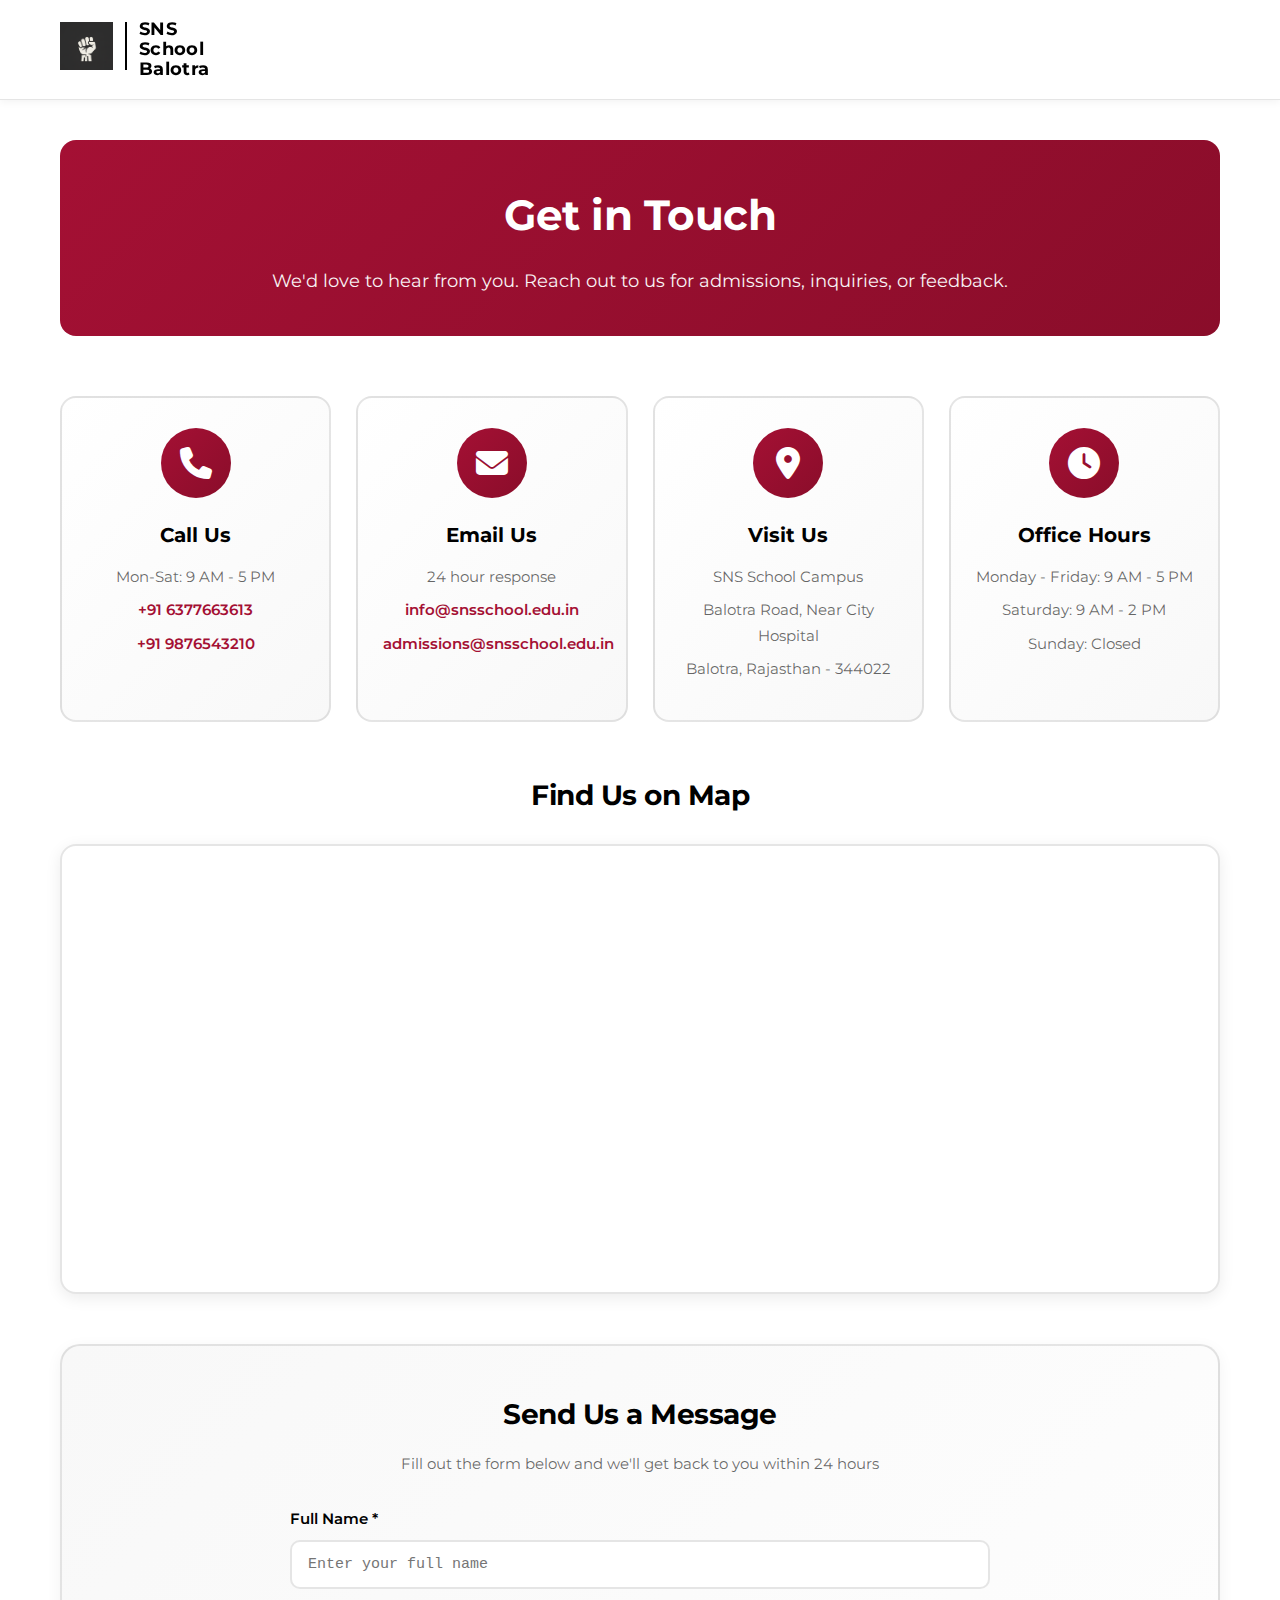
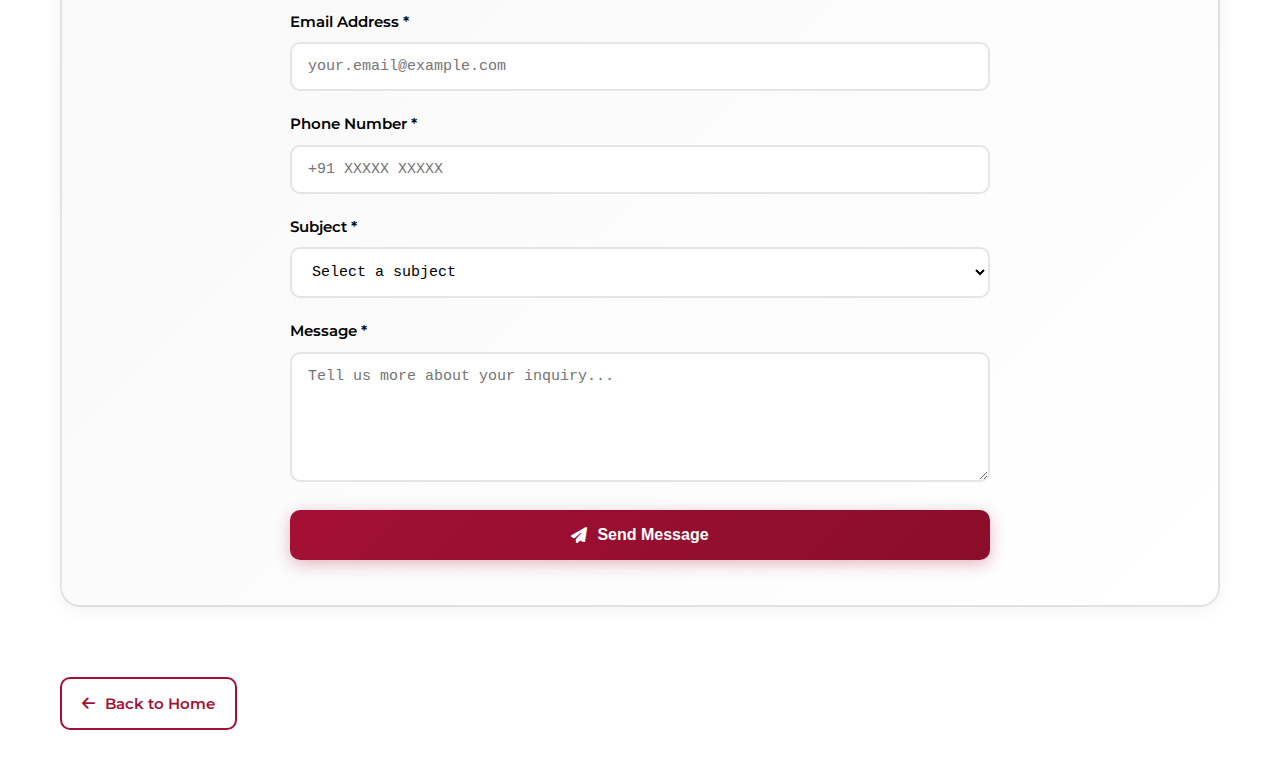
<file: contact.html>
<!DOCTYPE html>
<html lang="en">
<head>
    <meta charset="UTF-8">
    <meta name="viewport" content="width=device-width, initial-scale=1.0">
    <title>Contact Us - SNS School Balotra</title>
    <link rel="stylesheet" href="style.css">
    <link rel="stylesheet" href="https://cdnjs.cloudflare.com/ajax/libs/font-awesome/6.4.0/css/all.min.css">
    <style>
        .page-header {
            background-color: var(--primary-white);
            padding: 20px 0;
            border-bottom: 1px solid var(--border-color);
            position: sticky;
            top: 0;
            z-index: 100;
            box-shadow: 0 2px 8px rgba(0, 0, 0, 0.05);
        }

        .page-content {
            max-width: 1200px;
            margin: 0 auto;
            padding: 40px 20px;
        }

        .page-hero {
            text-align: center;
            margin-bottom: 60px;
            padding: 40px 20px;
            background: linear-gradient(135deg, #a41034 0%, #8a0d2a 100%);
            border-radius: 16px;
            color: var(--primary-white);
        }

        .page-hero h1 {
            font-size: 42px;
            font-weight: 700;
            margin-bottom: 15px;
            letter-spacing: -0.5px;
        }

        .page-hero p {
            font-size: 18px;
            line-height: 1.6;
            opacity: 0.95;
        }

        .contact-grid {
            display: grid;
            grid-template-columns: repeat(auto-fit, minmax(280px, 1fr));
            gap: 25px;
            margin-bottom: 50px;
        }

        .contact-card {
            background: linear-gradient(135deg, var(--primary-white) 0%, #f8f8f8 100%);
            border: 2px solid var(--border-color);
            border-radius: 16px;
            padding: 30px 25px;
            text-align: center;
            transition: all 0.4s ease;
            position: relative;
            overflow: hidden;
        }

        .contact-card::before {
            content: '';
            position: absolute;
            top: 0;
            left: 0;
            width: 100%;
            height: 4px;
            background: linear-gradient(90deg, var(--accent-red) 0%, #8a0d2a 100%);
            transform: scaleX(0);
            transition: transform 0.4s ease;
        }

        .contact-card:hover::before {
            transform: scaleX(1);
        }

        .contact-card:hover {
            border-color: var(--accent-red);
            transform: translateY(-8px);
            box-shadow: 0 16px 40px rgba(164, 16, 52, 0.15);
        }

        .contact-icon {
            width: 70px;
            height: 70px;
            background: linear-gradient(135deg, var(--accent-red) 0%, #8a0d2a 100%);
            color: var(--primary-white);
            border-radius: 50%;
            display: flex;
            align-items: center;
            justify-content: center;
            font-size: 32px;
            margin: 0 auto 20px;
            transition: all 0.3s ease;
        }

        .contact-card:hover .contact-icon {
            transform: rotateY(360deg);
        }

        .contact-card h3 {
            font-size: 20px;
            font-weight: 700;
            margin-bottom: 12px;
            color: var(--primary-black);
        }

        .contact-card p {
            font-size: 15px;
            line-height: 1.7;
            color: var(--light-black);
            margin-bottom: 8px;
        }

        .contact-card a {
            color: var(--accent-red);
            text-decoration: none;
            font-weight: 600;
            transition: all 0.3s ease;
            display: inline-block;
        }

        .contact-card a:hover {
            color: var(--primary-black);
            transform: translateX(3px);
        }

        .map-section {
            margin-bottom: 50px;
        }

        .section-title {
            font-size: 28px;
            font-weight: 700;
            text-align: center;
            margin-bottom: 25px;
            color: var(--primary-black);
            letter-spacing: -0.5px;
        }

        .map-container {
            width: 100%;
            height: 400px;
            border-radius: 16px;
            overflow: hidden;
            border: 2px solid var(--border-color);
            box-shadow: 0 4px 16px rgba(0, 0, 0, 0.08);
        }

        .map-container iframe {
            width: 100%;
            height: 100%;
            border: 0;
        }

        .contact-form-section {
            background: linear-gradient(135deg, #f8f8f8 0%, var(--primary-white) 100%);
            border-radius: 20px;
            padding: 45px 30px;
            margin-bottom: 50px;
            border: 2px solid var(--border-color);
            box-shadow: 0 4px 16px rgba(0, 0, 0, 0.05);
        }

        .form-title {
            font-size: 28px;
            font-weight: 700;
            margin-bottom: 12px;
            text-align: center;
            color: var(--primary-black);
            letter-spacing: -0.5px;
        }

        .form-subtitle {
            font-size: 15px;
            color: var(--light-black);
            text-align: center;
            margin-bottom: 30px;
        }

        .contact-form {
            max-width: 700px;
            margin: 0 auto;
        }

        .form-group {
            margin-bottom: 20px;
        }

        .form-group label {
            display: block;
            font-size: 15px;
            font-weight: 600;
            margin-bottom: 8px;
            color: var(--primary-black);
        }

        .form-group input,
        .form-group select,
        .form-group textarea {
            width: 100%;
            padding: 14px 16px;
            font-size: 15px;
            border: 2px solid var(--border-color);
            border-radius: 10px;
            font-family: 'Roboto Mono', monospace;
            transition: all 0.3s ease;
            background-color: var(--primary-white);
        }

        .form-group input:focus,
        .form-group select:focus,
        .form-group textarea:focus {
            outline: none;
            border-color: var(--accent-red);
            box-shadow: 0 0 0 4px rgba(164, 16, 52, 0.1);
            transform: translateY(-2px);
        }

        .form-group textarea {
            resize: vertical;
            min-height: 130px;
        }

        .submit-btn {
            width: 100%;
            padding: 16px;
            background: linear-gradient(135deg, var(--accent-red) 0%, #8a0d2a 100%);
            color: var(--primary-white);
            font-size: 16px;
            font-weight: 600;
            border: none;
            border-radius: 10px;
            cursor: pointer;
            transition: all 0.3s ease;
            display: flex;
            align-items: center;
            justify-content: center;
            gap: 10px;
            box-shadow: 0 4px 16px rgba(164, 16, 52, 0.3);
        }

        .submit-btn:hover {
            transform: translateY(-3px);
            box-shadow: 0 8px 28px rgba(164, 16, 52, 0.4);
        }

        .submit-btn:active {
            transform: translateY(-1px);
        }

        .submit-btn:disabled {
            background: #cccccc;
            cursor: not-allowed;
            box-shadow: none;
        }

        .submit-btn:disabled:hover {
            transform: none;
        }

        .form-message {
            text-align: center;
            padding: 30px;
            border-radius: 12px;
            margin-bottom: 20px;
        }

        .form-message.success {
            background-color: #d4edda;
            border: 2px solid #28a745;
            color: #155724;
        }

        .form-message.already-submitted {
            background-color: #fff3cd;
            border: 2px solid #ffc107;
            color: #856404;
        }

        .form-message h3 {
            font-size: 22px;
            font-weight: 700;
            margin-bottom: 10px;
        }

        .form-message p {
            font-size: 15px;
            line-height: 1.6;
            margin-bottom: 8px;
        }

        .form-message a {
            color: inherit;
            font-weight: 700;
            text-decoration: underline;
        }

        .back-btn {
            display: inline-flex;
            align-items: center;
            gap: 10px;
            margin-top: 20px;
            color: var(--accent-red);
            text-decoration: none;
            font-weight: 600;
            font-size: 15px;
            transition: all 0.3s ease;
            padding: 12px 20px;
            border: 2px solid var(--accent-red);
            border-radius: 10px;
        }

        .back-btn:hover {
            background-color: var(--accent-red);
            color: var(--primary-white);
            transform: translateX(-5px);
        }

        /* Mobile First - Small screens (default) */
        @media (max-width: 767px) {
            .page-hero h1 {
                font-size: 32px;
            }

            .page-hero p {
                font-size: 16px;
            }

            .contact-grid {
                grid-template-columns: 1fr;
            }

            .contact-form-section {
                padding: 30px 20px;
            }

            .map-container {
                height: 300px;
            }

            .form-title {
                font-size: 24px;
            }
        }

        /* Tablets */
        @media (min-width: 768px) and (max-width: 1023px) {
            .page-hero h1 {
                font-size: 38px;
            }

            .contact-grid {
                grid-template-columns: repeat(2, 1fr);
            }

            .map-container {
                height: 350px;
            }
        }

        /* Desktop */
        @media (min-width: 1024px) {
            .page-hero h1 {
                font-size: 42px;
            }

            .contact-grid {
                grid-template-columns: repeat(4, 1fr);
            }

            .map-container {
                height: 450px;
            }
        }
    </style>
</head>
<body>
    <header class="page-header">
        <div class="container">
            <div class="logo-section">
                <a href="index.html">
                    <img src="logo.png" alt="SNS School Logo" class="logo-img">
                </a>
                <div class="logo-text">
                    <span class="line1">SNS</span>
                    <span class="line2">School</span>
                    <span class="line3">Balotra</span>
                </div>
            </div>
        </div>
    </header>

    <main class="page-content">
        <div class="page-hero">
            <h1>Get in Touch</h1>
            <p>We'd love to hear from you. Reach out to us for admissions, inquiries, or feedback.</p>
        </div>

        <div class="contact-grid">
            <div class="contact-card">
                <div class="contact-icon">
                    <i class="fa-solid fa-phone"></i>
                </div>
                <h3>Call Us</h3>
                <p>Mon-Sat: 9 AM - 5 PM</p>
                <p><a href="tel:+916377663613">+91 6377663613</a></p>
                <p><a href="tel:+919876543210">+91 9876543210</a></p>
            </div>

            <div class="contact-card">
                <div class="contact-icon">
                    <i class="fa-solid fa-envelope"></i>
                </div>
                <h3>Email Us</h3>
                <p>24 hour response</p>
                <p><a href="mailto:info@snsschool.edu.in">info@snsschool.edu.in</a></p>
                <p><a href="mailto:admissions@snsschool.edu.in">admissions@snsschool.edu.in</a></p>
            </div>

            <div class="contact-card">
                <div class="contact-icon">
                    <i class="fa-solid fa-location-dot"></i>
                </div>
                <h3>Visit Us</h3>
                <p>SNS School Campus</p>
                <p>Balotra Road, Near City Hospital</p>
                <p>Balotra, Rajasthan - 344022</p>
            </div>

            <div class="contact-card">
                <div class="contact-icon">
                    <i class="fa-solid fa-clock"></i>
                </div>
                <h3>Office Hours</h3>
                <p>Monday - Friday: 9 AM - 5 PM</p>
                <p>Saturday: 9 AM - 2 PM</p>
                <p>Sunday: Closed</p>
            </div>
        </div>

        <div class="map-section">
            <h2 class="section-title">Find Us on Map</h2>
            <div class="map-container">
                <iframe 
                    src="https://www.google.com/maps/embed?pb=!1m18!1m12!1m3!1d227748.3825802386!2d72.39311433976326!3d25.832018647185667!2m3!1f0!2f0!3f0!3m2!1i1024!2i768!4f13.1!3m3!1m2!1s0x39418c4eaa06ccb9%3A0x5f3c0c0d1b1a8b0!2sBalotra%2C%20Rajasthan!5e0!3m2!1sen!2sin!4v1234567890"
                    allowfullscreen="" 
                    loading="lazy"
                    referrerpolicy="no-referrer-when-downgrade">
                </iframe>
            </div>
        </div>

        <div class="contact-form-section">
            <h2 class="form-title">Send Us a Message</h2>
            <p class="form-subtitle">Fill out the form below and we'll get back to you within 24 hours</p>

            <div id="formContainer">
                <!-- Form will be rendered here by JavaScript -->
            </div>
        </div>

        <a href="index.html" class="back-btn">
            <i class="fa-solid fa-arrow-left"></i> Back to Home
        </a>
    </main>

    <script>
        // ONE-TIME FORM SUBMISSION - localStorage based security
        const hasSubmitted = localStorage.getItem('snsContactFormSubmitted');
        const formContainer = document.getElementById('formContainer');

        if (hasSubmitted === 'true') {
            // User has already submitted - show message
            formContainer.innerHTML = `
                <div class="form-message already-submitted">
                    <h3><i class="fa-solid fa-check-circle"></i> Form Already Submitted</h3>
                    <p>Thank you for contacting us! You have already submitted the contact form.</p>
                    <p>Our team will respond to your previous inquiry within 24 hours.</p>
                    <p style="margin-top: 15px;">For urgent matters, please call us at <a href="tel:+916377663613">+91 6377663613</a></p>
                </div>
            `;
        } else {
            // First time - show the form
            formContainer.innerHTML = `
                <form action="https://formspree.io/f/xblzaqjr" method="POST" class="contact-form" id="contactForm">
                    <div class="form-group">
                        <label for="name">Full Name *</label>
                        <input type="text" id="name" name="name" required placeholder="Enter your full name">
                    </div>

                    <div class="form-group">
                        <label for="email">Email Address *</label>
                        <input type="email" id="email" name="email" required placeholder="your.email@example.com">
                    </div>

                    <div class="form-group">
                        <label for="phone">Phone Number *</label>
                        <input type="tel" id="phone" name="phone" required placeholder="+91 XXXXX XXXXX">
                    </div>

                    <div class="form-group">
                        <label for="subject">Subject *</label>
                        <select id="subject" name="subject" required>
                            <option value="">Select a subject</option>
                            <option value="admission">Admission Inquiry</option>
                            <option value="general">General Information</option>
                            <option value="academics">Academics</option>
                            <option value="feedback">Feedback</option>
                            <option value="complaint">Complaint</option>
                            <option value="other">Other</option>
                        </select>
                    </div>

                    <div class="form-group">
                        <label for="message">Message *</label>
                        <textarea id="message" name="message" required placeholder="Tell us more about your inquiry..."></textarea>
                    </div>

                    <button type="submit" class="submit-btn" id="submitBtn">
                        <i class="fa-solid fa-paper-plane"></i>
                        Send Message
                    </button>
                </form>
            `;

            // Form submission handler
            const contactForm = document.getElementById('contactForm');
            const submitBtn = document.getElementById('submitBtn');

            contactForm.addEventListener('submit', function(e) {
                e.preventDefault();

                // Disable button immediately
                submitBtn.disabled = true;
                submitBtn.innerHTML = '<i class="fa-solid fa-spinner fa-spin"></i> Sending...';

                // Prepare form data
                const formData = new FormData(contactForm);

                // Submit to Formspree
                fetch('https://formspree.io/f/xblzaqjr', {
                    method: 'POST',
                    body: formData,
                    headers: {
                        'Accept': 'application/json'
                    }
                })
                .then(response => {
                    if (response.ok) {
                        // SUCCESS - Mark as submitted in localStorage
                        localStorage.setItem('snsContactFormSubmitted', 'true');

                        // Show success message
                        formContainer.innerHTML = `
                            <div class="form-message success">
                                <h3><i class="fa-solid fa-check-circle"></i> Message Sent Successfully!</h3>
                                <p>Thank you for contacting SNS School Balotra.</p>
                                <p>We have received your message and will respond within 24 hours.</p>
                                <p style="margin-top: 15px;">For urgent matters, please call us at <a href="tel:+916377663613">+91 6377663613</a></p>
                            </div>
                        `;
                    } else {
                        throw new Error('Form submission failed');
                    }
                })
                .catch(error => {
                    // ERROR - Re-enable button
                    submitBtn.disabled = false;
                    submitBtn.innerHTML = '<i class="fa-solid fa-paper-plane"></i> Send Message';
                    alert('There was an error submitting the form. Please try again or contact us directly at +91 6377663613');
                    console.error('Form submission error:', error);
                });
            });
        }
    </script>
</body>
</html>
</file>
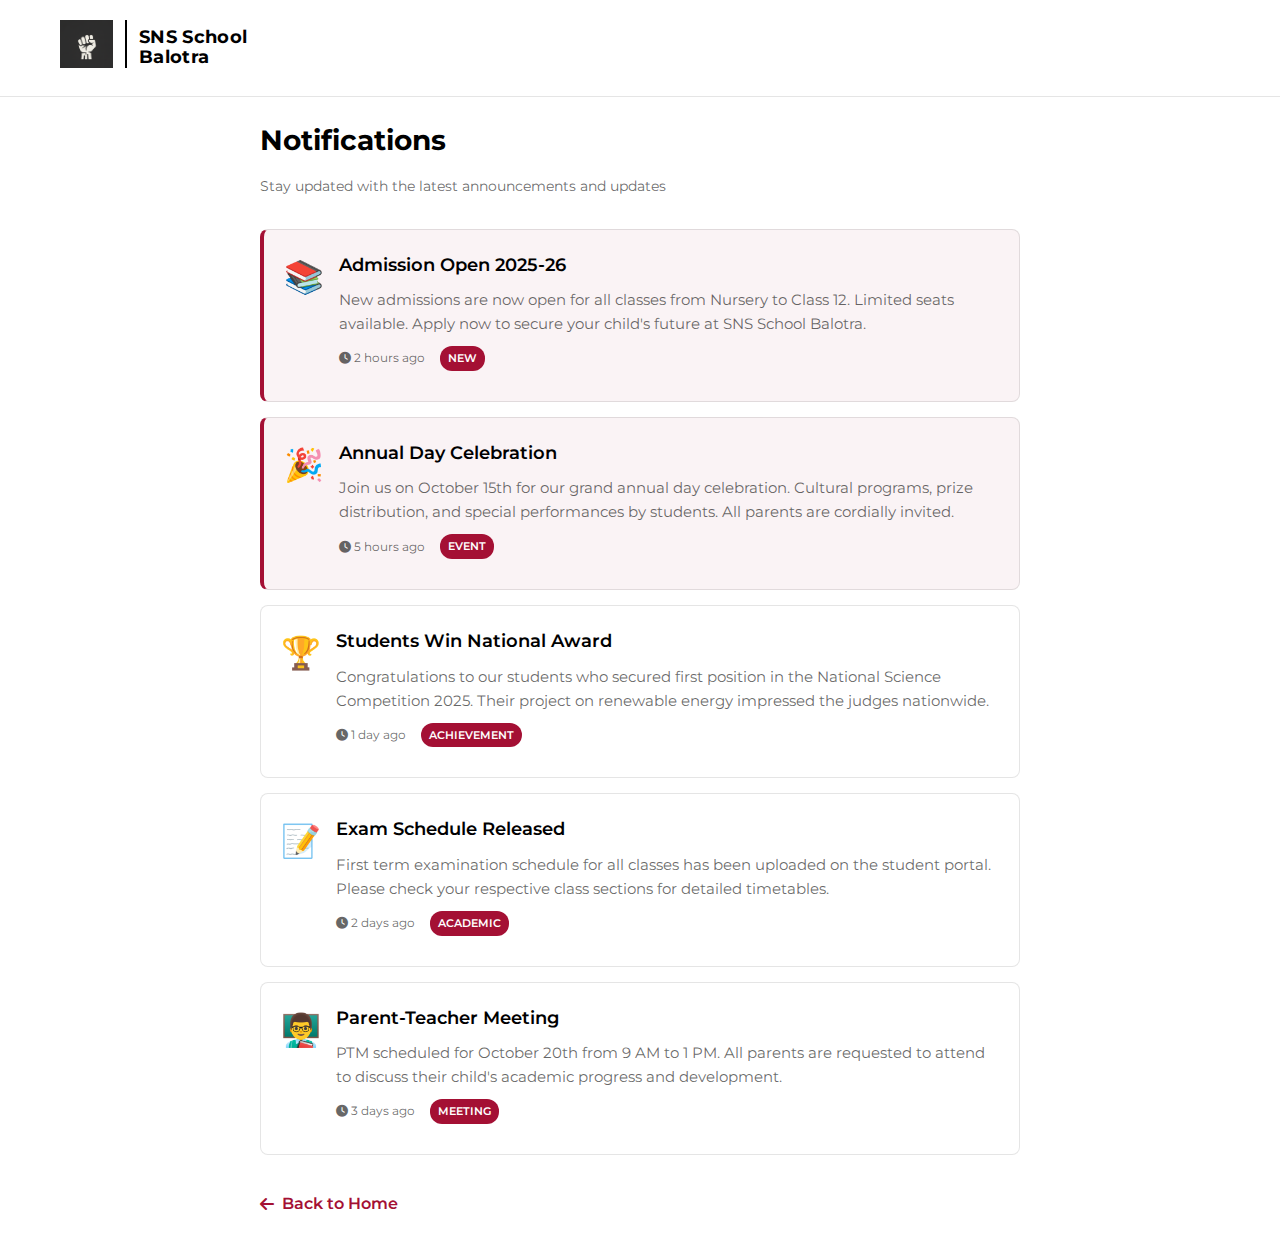
<file: notifications.html>
<!DOCTYPE html>
<html lang="en">
<head>
    <meta charset="UTF-8">
    <meta name="viewport" content="width=device-width, initial-scale=1.0">
    <title>Notifications - SNS School Balotra</title>
    <link rel="stylesheet" href="style.css">
    <link rel="stylesheet" href="https://cdnjs.cloudflare.com/ajax/libs/font-awesome/6.4.0/css/all.min.css">
    <style>
        .page-header {
            background-color: var(--primary-white);
            padding: 20px 0;
            border-bottom: 1px solid var(--border-color);
        }
        .notifications-container {
            max-width: 800px;
            margin: 0 auto;
            padding: 20px;
        }
        .page-title {
            font-size: 28px;
            font-weight: 700;
            margin-bottom: 10px;
            color: var(--primary-black);
        }
        .page-subtitle {
            font-size: 14px;
            color: var(--light-black);
            margin-bottom: 30px;
        }
        .notification-card {
            background-color: var(--primary-white);
            border: 1px solid var(--border-color);
            border-radius: 8px;
            padding: 20px;
            margin-bottom: 15px;
            transition: all 0.3s ease;
            cursor: pointer;
        }
        .notification-card:hover {
            border-color: var(--accent-red);
            box-shadow: 0 4px 12px rgba(164, 16, 52, 0.1);
        }
        .notification-card.unread {
            background-color: rgba(164, 16, 52, 0.05);
            border-left: 4px solid var(--accent-red);
        }
        .notification-header {
            display: flex;
            align-items: flex-start;
            gap: 15px;
            margin-bottom: 10px;
        }
        .notification-icon-large {
            font-size: 32px;
            flex-shrink: 0;
        }
        .notification-details {
            flex: 1;
        }
        .notification-details h3 {
            font-size: 18px;
            font-weight: 600;
            margin-bottom: 8px;
            color: var(--primary-black);
        }
        .notification-details p {
            font-size: 15px;
            line-height: 1.6;
            color: var(--light-black);
            margin-bottom: 10px;
        }
        .notification-meta {
            display: flex;
            align-items: center;
            gap: 15px;
            font-size: 12px;
            color: var(--light-black);
        }
        .badge {
            background-color: var(--accent-red);
            color: var(--primary-white);
            padding: 3px 8px;
            border-radius: 12px;
            font-size: 11px;
            font-weight: 600;
        }
        .back-btn {
            display: inline-flex;
            align-items: center;
            gap: 8px;
            margin-top: 20px;
            color: var(--accent-red);
            text-decoration: none;
            font-weight: 600;
            transition: all 0.3s ease;
        }
        .back-btn:hover {
            transform: translateX(-5px);
        }
    </style>
</head>
<body>
    <header class="page-header">
        <div class="container">
            <div class="logo-section">
                <a href="index.html"><img src="logo.png" alt="SNS School Logo" class="logo-img"></a>
                <div class="logo-text">
                    <span class="line1">SNS School</span>
                    <span class="line2">Balotra</span>
                </div>
            </div>
        </div>
    </header>

    <main class="notifications-container">
        <h1 class="page-title">Notifications</h1>
        <p class="page-subtitle">Stay updated with the latest announcements and updates</p>

        <div class="notification-card unread">
            <div class="notification-header">
                <div class="notification-icon-large">📚</div>
                <div class="notification-details">
                    <h3>Admission Open 2025-26</h3>
                    <p>New admissions are now open for all classes from Nursery to Class 12. Limited seats available. Apply now to secure your child's future at SNS School Balotra.</p>
                    <div class="notification-meta">
                        <span><i class="fa-solid fa-clock"></i> 2 hours ago</span>
                        <span class="badge">NEW</span>
                    </div>
                </div>
            </div>
        </div>

        <div class="notification-card unread">
            <div class="notification-header">
                <div class="notification-icon-large">🎉</div>
                <div class="notification-details">
                    <h3>Annual Day Celebration</h3>
                    <p>Join us on October 15th for our grand annual day celebration. Cultural programs, prize distribution, and special performances by students. All parents are cordially invited.</p>
                    <div class="notification-meta">
                        <span><i class="fa-solid fa-clock"></i> 5 hours ago</span>
                        <span class="badge">EVENT</span>
                    </div>
                </div>
            </div>
        </div>

        <div class="notification-card">
            <div class="notification-header">
                <div class="notification-icon-large">🏆</div>
                <div class="notification-details">
                    <h3>Students Win National Award</h3>
                    <p>Congratulations to our students who secured first position in the National Science Competition 2025. Their project on renewable energy impressed the judges nationwide.</p>
                    <div class="notification-meta">
                        <span><i class="fa-solid fa-clock"></i> 1 day ago</span>
                        <span class="badge">ACHIEVEMENT</span>
                    </div>
                </div>
            </div>
        </div>

        <div class="notification-card">
            <div class="notification-header">
                <div class="notification-icon-large">📝</div>
                <div class="notification-details">
                    <h3>Exam Schedule Released</h3>
                    <p>First term examination schedule for all classes has been uploaded on the student portal. Please check your respective class sections for detailed timetables.</p>
                    <div class="notification-meta">
                        <span><i class="fa-solid fa-clock"></i> 2 days ago</span>
                        <span class="badge">ACADEMIC</span>
                    </div>
                </div>
            </div>
        </div>

        <div class="notification-card">
            <div class="notification-header">
                <div class="notification-icon-large">👨‍🏫</div>
                <div class="notification-details">
                    <h3>Parent-Teacher Meeting</h3>
                    <p>PTM scheduled for October 20th from 9 AM to 1 PM. All parents are requested to attend to discuss their child's academic progress and development.</p>
                    <div class="notification-meta">
                        <span><i class="fa-solid fa-clock"></i> 3 days ago</span>
                        <span class="badge">MEETING</span>
                    </div>
                </div>
            </div>
        </div>

        <a href="index.html" class="back-btn">
            <i class="fa-solid fa-arrow-left"></i> Back to Home
        </a>
    </main>
</body>
</html>
</file>
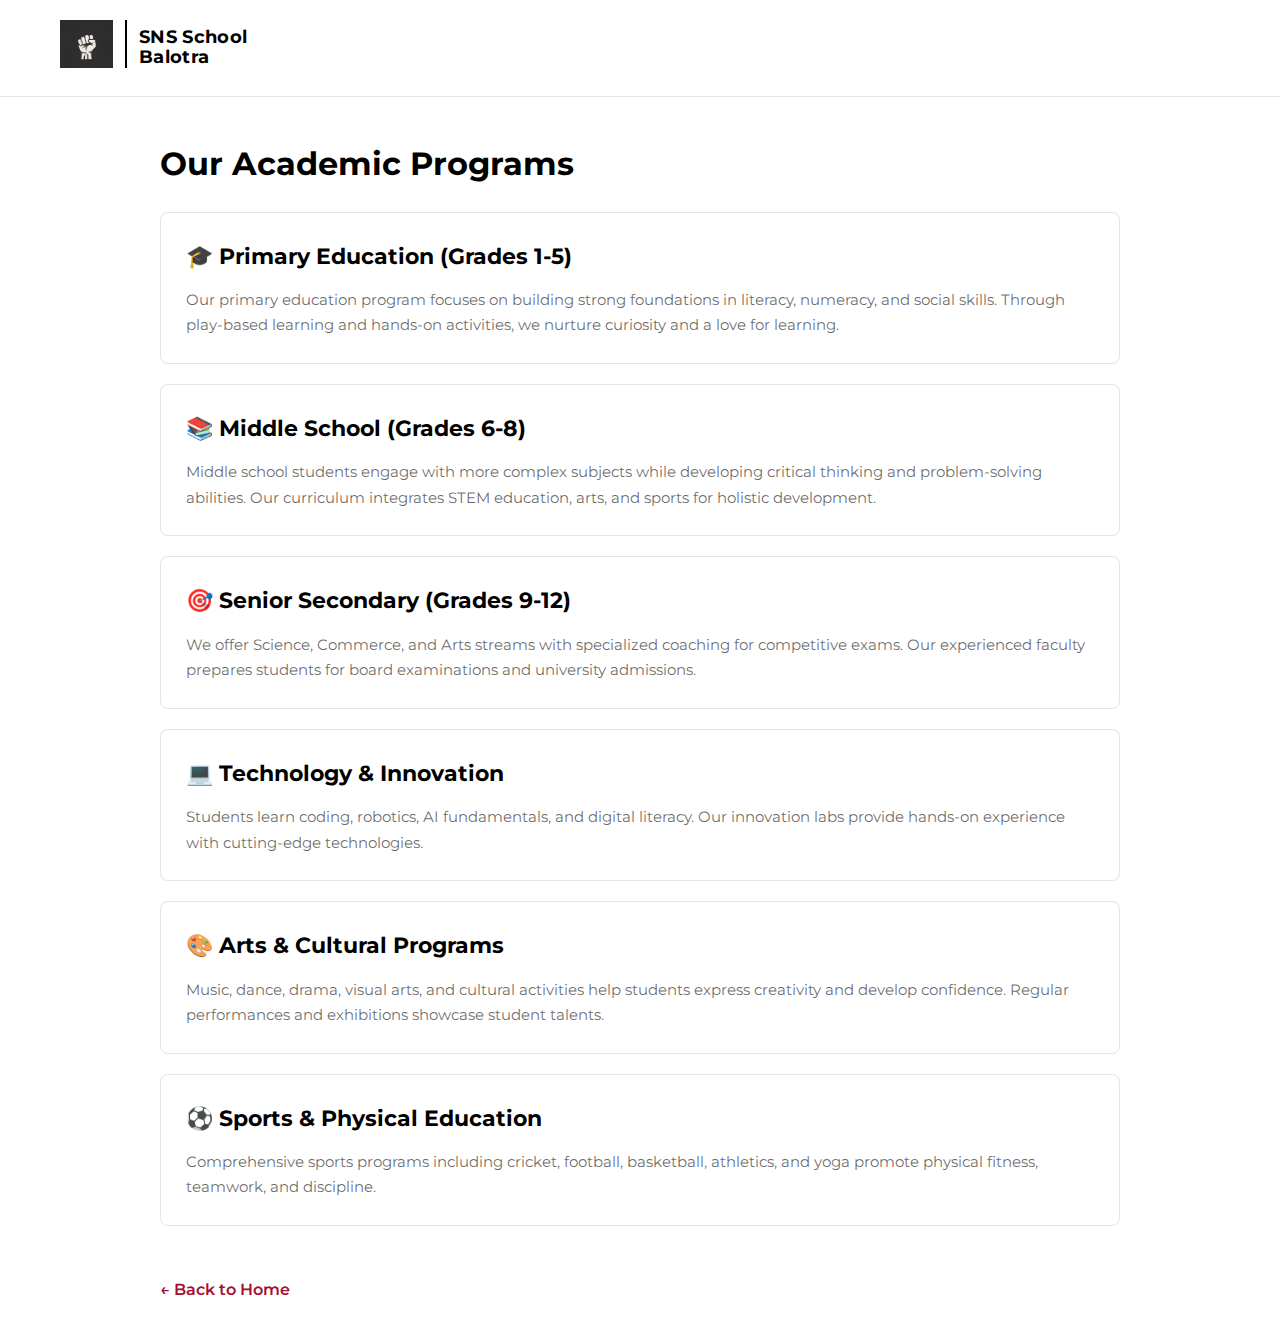
<file: programs.html>
<!DOCTYPE html>
<html lang="en">
<head>
    <meta charset="UTF-8">
    <meta name="viewport" content="width=device-width, initial-scale=1.0">
    <title>Programs - SNS School Balotra</title>
    <link rel="stylesheet" href="style.css">
    <style>
        .page-content {
            padding: 40px 20px;
            max-width: 1000px;
            margin: 0 auto;
        }
        .page-header {
            background-color: var(--primary-white);
            padding: 20px 0;
            border-bottom: 1px solid var(--border-color);
        }
        .page-title {
            font-size: 32px;
            font-weight: 700;
            margin-bottom: 20px;
            color: var(--primary-black);
        }
        .program-card {
            background-color: var(--primary-white);
            border: 1px solid var(--border-color);
            padding: 25px;
            margin-bottom: 20px;
            border-radius: 8px;
            transition: all 0.3s ease;
        }
        .program-card:hover {
            box-shadow: 0 4px 12px rgba(164, 16, 52, 0.1);
            border-color: var(--accent-red);
        }
        .program-card h2 {
            font-size: 22px;
            margin-bottom: 12px;
            color: var(--primary-black);
        }
        .program-card p {
            font-size: 15px;
            line-height: 1.7;
            color: var(--light-black);
        }
        .back-btn {
            display: inline-block;
            margin-top: 30px;
            color: var(--accent-red);
            text-decoration: none;
            font-weight: 600;
        }
    </style>
</head>
<body>
    <header class="page-header">
        <div class="container">
            <div class="logo-section">
                <a href="index.html"><img src="logo.png" alt="SNS School Logo" class="logo-img"></a>
                <div class="logo-text">
                    <span class="line1">SNS School</span>
                    <span class="line2">Balotra</span>
                </div>
            </div>
        </div>
    </header>

    <main class="page-content">
        <h1 class="page-title">Our Academic Programs</h1>
        
        <div class="program-card">
            <h2>🎓 Primary Education (Grades 1-5)</h2>
            <p>Our primary education program focuses on building strong foundations in literacy, numeracy, and social skills. Through play-based learning and hands-on activities, we nurture curiosity and a love for learning.</p>
        </div>

        <div class="program-card">
            <h2>📚 Middle School (Grades 6-8)</h2>
            <p>Middle school students engage with more complex subjects while developing critical thinking and problem-solving abilities. Our curriculum integrates STEM education, arts, and sports for holistic development.</p>
        </div>

        <div class="program-card">
            <h2>🎯 Senior Secondary (Grades 9-12)</h2>
            <p>We offer Science, Commerce, and Arts streams with specialized coaching for competitive exams. Our experienced faculty prepares students for board examinations and university admissions.</p>
        </div>

        <div class="program-card">
            <h2>💻 Technology & Innovation</h2>
            <p>Students learn coding, robotics, AI fundamentals, and digital literacy. Our innovation labs provide hands-on experience with cutting-edge technologies.</p>
        </div>

        <div class="program-card">
            <h2>🎨 Arts & Cultural Programs</h2>
            <p>Music, dance, drama, visual arts, and cultural activities help students express creativity and develop confidence. Regular performances and exhibitions showcase student talents.</p>
        </div>

        <div class="program-card">
            <h2>⚽ Sports & Physical Education</h2>
            <p>Comprehensive sports programs including cricket, football, basketball, athletics, and yoga promote physical fitness, teamwork, and discipline.</p>
        </div>

        <a href="index.html" class="back-btn">← Back to Home</a>
    </main>
</body>
</html>
</file>
<file: style.css>
/* ==========================================
   SNS School Balotra - Mobile First Design
   Montserrat Typography
   All Updates Applied
   ========================================== */

@import url('https://fonts.googleapis.com/css2?family=Montserrat:wght@300;400;500;600;700;800&display=swap');

* {
    margin: 0;
    padding: 0;
    box-sizing: border-box;
    /* REMOVE BLUE HIGHLIGHT ON TAP/SELECT */
    -webkit-tap-highlight-color: transparent;
    -webkit-touch-callout: none;
    -webkit-user-select: none;
    -moz-user-select: none;
    -ms-user-select: none;
    user-select: none;
}

/* Allow text selection only where needed */
p, h1, h2, h3, h4, h5, h6, span, li, a, button {
    -webkit-user-select: text;
    -moz-user-select: text;
    -ms-user-select: text;
    user-select: text;
}

/* REMOVE BLUE SELECTION BACKGROUND */
::selection {
    background-color: rgba(164, 16, 52, 0.2);
    color: inherit;
}

::-moz-selection {
    background-color: rgba(164, 16, 52, 0.2);
    color: inherit;
}

:root {
    --primary-white: #ffffff;
    --primary-black: #000000;
    --accent-red: #a41034;
    --light-black: rgba(0, 0, 0, 0.6);
    --border-color: rgba(0, 0, 0, 0.1);
    --light-bg: #f8f8f8;
}

body {
    font-family: 'Montserrat', sans-serif;
    background-color: var(--primary-white);
    color: var(--primary-black);
    line-height: 1.7;
    overflow-x: hidden;
    font-weight: 400;
}

.container {
    max-width: 1200px;
    margin: 0 auto;
    padding: 0 20px;
}

/* ==========================================
   HEADER STYLES
   ========================================== */

.header {
    background-color: var(--primary-white);
    padding: 18px 0;
    position: relative;
    z-index: 1000;
    border: none;
    box-shadow: 0 2px 10px rgba(0, 0, 0, 0.05);
}

.header .container {
    display: flex;
    justify-content: space-between;
    align-items: center;
}

/* Logo Section */
.logo-section {
    display: flex;
    align-items: center;
    gap: 12px;
}

.logo-img {
    height: 48px;
    width: auto;
    border-right: 2px solid var(--primary-black);
    padding-right: 12px;
    flex-shrink: 0;
}

.logo-text {
    display: flex;
    flex-direction: column;
    line-height: 1.1;
    flex: 1;
}

.logo-text .line1,
.logo-text .line2,
.logo-text .line3 {
    font-size: 16px;
    font-weight: 700;
    color: var(--primary-black);
    letter-spacing: 0.3px;
}

.header-icons {
    display: flex;
    align-items: center;
    gap: 20px;
}

.notification-btn {
    background: transparent;
    border: none;
    cursor: pointer;
    padding: 8px;
    color: var(--primary-black);
    transition: color 0.3s ease;
    position: relative;
    font-size: 24px;
}

.notification-btn:hover {
    color: var(--accent-red);
}

.notification-dot {
    position: absolute;
    top: 6px;
    right: 6px;
    background-color: var(--accent-red);
    width: 10px;
    height: 10px;
    border-radius: 50%;
    border: 2px solid var(--primary-white);
}

/* ==========================================
   MENU BUTTON - HAMBURGER
   ========================================== */

.menu-btn {
    width: 30px;
    height: 30px;
    display: flex;
    flex-direction: column;
    justify-content: center;
    align-items: center;
    position: relative;
    padding: 0;
    background: transparent;
    border: none;
    cursor: pointer;
}

.menu-btn .bar {
    width: 26px;
    height: 3px;
    background-color: var(--primary-black);
    transition: all 0.3s ease;
    position: absolute;
    border-radius: 2px;
    left: 50%;
    transform: translateX(-50%);
}

.menu-btn .bar:nth-child(1) {
    top: 6px;
}

.menu-btn .bar:nth-child(2) {
    top: 50%;
    transform: translate(-50%, -50%);
}

.menu-btn .bar:nth-child(3) {
    bottom: 6px;
}

.menu-btn:hover .bar {
    background-color: var(--accent-red);
}

/* ==========================================
   HERO SECTION - 100% WIDTH
   ========================================== */

.hero-section {
    background-color: var(--primary-white);
    padding: 25px 0 45px;
    border: none;
    width: 100%;
}

.hero-container {
    max-width: 100%;
    padding: 0 20px;
    margin: 0 auto;
}

.hero-title {
    font-size: clamp(30px, 7.5vw, 52px);
    font-weight: 800;
    line-height: 1.35;
    margin-bottom: 35px;
    color: var(--primary-black);
    letter-spacing: -0.8px;
    text-align: center;
}

/* Interactive Underlined Links */
.underline-link {
    position: relative;
    cursor: pointer;
    transition: color 0.3s ease;
    display: inline-block;
    padding-bottom: 2px;
}

.underline-link::after {
    content: '';
    position: absolute;
    bottom: 0;
    left: 0;
    width: 100%;
    height: 12px;
    background-color: var(--light-black);
    opacity: 0.2;
    transition: all 0.3s ease;
}

.underline-link:hover {
    color: var(--accent-red);
}

.underline-link:hover::after,
.underline-link.active::after {
    background-color: var(--accent-red);
    opacity: 0.3;
}

/* ==========================================
   IMAGE SLIDER - 100% WIDTH, SQUARE ARROWS
   ========================================== */

.slider-container {
    position: relative;
    width: 100%;
    margin-top: 25px;
}

.slider-wrapper {
    position: relative;
    overflow: hidden;
}

.slide {
    display: none;
    animation: fadeIn 0.5s ease-in-out;
}

.slide.active {
    display: block;
}

@keyframes fadeIn {
    from {
        opacity: 0;
        transform: translateX(20px);
    }
    to {
        opacity: 1;
        transform: translateX(0);
    }
}

/* 16:9 Image Area */
.slide-image {
    width: 100%;
    height: 0;
    padding-bottom: 56.25%; /* 16:9 Aspect Ratio */
    overflow: hidden;
    background: linear-gradient(135deg, #f5f5f5 0%, #e0e0e0 100%);
    position: relative;
    border-radius: 8px 8px 0 0;
}

.slide-image img {
    position: absolute;
    top: 0;
    left: 0;
    width: 100%;
    height: 100%;
    object-fit: cover;
    display: block;
}

/* Content Area */
.slide-content {
    background-color: var(--primary-white);
    padding: 25px 20px;
    width: 100%;
    border: 1px solid var(--border-color);
    border-top: none;
    border-radius: 0 0 8px 8px;
}

.slide-content h3 {
    font-size: 23px;
    font-weight: 700;
    margin-bottom: 14px;
    color: var(--primary-black);
    letter-spacing: -0.5px;
}

.slide-content p {
    font-size: 15px;
    line-height: 1.75;
    color: var(--light-black);
    margin-bottom: 22px;
    font-weight: 400;
}

/* Read More Button */
.read-more-btn {
    display: inline-flex;
    align-items: center;
    gap: 8px;
    background-color: transparent;
    color: var(--accent-red);
    padding: 0;
    text-decoration: none;
    font-weight: 600;
    font-size: 15px;
    border-radius: 0;
    transition: all 0.3s ease;
    border: none;
}

.read-more-btn:hover {
    color: var(--primary-black);
    transform: translateX(4px);
}

.read-more-btn .arrow {
    transition: transform 0.3s ease;
    font-size: 18px;
}

.read-more-btn:hover .arrow {
    transform: translateX(4px);
}

/* ==========================================
   NAVIGATION ARROWS - SQUARE SHAPE
   ========================================== */

.nav-arrow {
    position: absolute;
    top: 15px;
    background-color: rgba(255, 255, 255, 0.95);
    color: var(--primary-black);
    border: 2px solid var(--border-color);
    width: 40px;
    height: 40px;
    border-radius: 0; /* Square shape */
    cursor: pointer;
    font-size: 16px;
    display: flex;
    align-items: center;
    justify-content: center;
    transition: all 0.3s ease;
    z-index: 10;
}

.prev-arrow {
    right: 60px;
}

.next-arrow {
    right: 15px;
}

.nav-arrow:hover {
    background-color: var(--accent-red);
    color: var(--primary-white);
    border-color: var(--accent-red);
    transform: scale(1.1);
}

/* ==========================================
   ABOUT SECTION
   ========================================== */

.about-section {
    padding: 80px 0;
    background-color: var(--primary-white);
}

.about-container {
    display: grid;
    grid-template-columns: 1fr;
    gap: 40px;
    align-items: center;
}

.about-content h2 {
    font-size: 32px;
    font-weight: 700;
    margin-bottom: 20px;
    color: var(--primary-black);
}

.about-content p {
    font-size: 16px;
    line-height: 1.7;
    color: var(--light-black);
    margin-bottom: 25px;
}

.principal-message {
    background-color: var(--light-bg);
    padding: 25px;
    border-radius: 8px;
    margin: 30px 0;
    border-left: 4px solid var(--accent-red);
}

.principal-message p {
    font-style: italic;
    margin-bottom: 15px;
}

.principal-name {
    font-weight: 600;
    color: var(--accent-red);
    margin-top: 20px;
    font-style: normal;
}

.principal-photo {
    width: 100%;
    border-radius: 8px;
    overflow: hidden;
    box-shadow: 0 10px 30px rgba(0, 0, 0, 0.1);
}

.principal-photo img {
    width: 100%;
    height: auto;
    display: block;
}

/* ==========================================
   ACADEMICS SECTION
   ========================================== */

.academics-section {
    padding: 80px 0;
    background-color: var(--light-bg);
}

.section-title {
    font-size: 32px;
    font-weight: 700;
    text-align: center;
    margin-bottom: 50px;
    color: var(--primary-black);
}

.academics-grid {
    display: grid;
    grid-template-columns: repeat(auto-fit, minmax(280px, 1fr));
    gap: 30px;
    margin-bottom: 40px;
}

.academic-card {
    background-color: var(--primary-white);
    padding: 30px;
    border-radius: 8px;
    box-shadow: 0 5px 15px rgba(0, 0, 0, 0.05);
    transition: transform 0.3s ease;
    text-align: center;
}

.academic-card:hover {
    transform: translateY(-5px);
}

.academic-icon {
    font-size: 40px;
    color: var(--accent-red);
    margin-bottom: 20px;
}

.academic-card h3 {
    font-size: 22px;
    font-weight: 700;
    margin-bottom: 15px;
    color: var(--primary-black);
}

.academic-card p {
    font-size: 15px;
    line-height: 1.6;
    color: var(--light-black);
    margin-bottom: 20px;
}

/* ==========================================
   GALLERY SECTION WITH HORIZONTAL SCROLL
   ========================================== */

.gallery-section {
    padding: 80px 0;
    background-color: var(--primary-white);
}

.gallery-container {
    position: relative;
    margin-bottom: 40px;
}

.gallery-scroll {
    display: flex;
    overflow-x: auto;
    gap: 20px;
    padding: 10px 0 20px;
    scroll-behavior: smooth;
    scrollbar-width: none; /* Firefox */
    -ms-overflow-style: none; /* IE and Edge */
}

.gallery-scroll::-webkit-scrollbar {
    display: none; /* Chrome, Safari and Opera */
}

.gallery-item {
    position: relative;
    border-radius: 8px;
    overflow: hidden;
    height: 250px;
    min-width: 300px;
    box-shadow: 0 5px 15px rgba(0, 0, 0, 0.1);
    flex-shrink: 0;
}

.gallery-item img {
    width: 100%;
    height: 100%;
    object-fit: cover;
    transition: transform 0.5s ease;
}

.gallery-item:hover img {
    transform: scale(1.05);
}

.gallery-label {
    position: absolute;
    bottom: 0;
    left: 0;
    right: 0;
    background: linear-gradient(transparent, rgba(0, 0, 0, 0.7));
    color: white;
    padding: 20px 15px 15px;
    font-weight: 600;
}

.scroll-btn {
    position: absolute;
    top: 50%;
    transform: translateY(-50%);
    background-color: rgba(255, 255, 255, 0.9);
    color: var(--primary-black);
    border: 2px solid var(--border-color);
    width: 40px;
    height: 40px;
    border-radius: 0; /* Square shape */
    cursor: pointer;
    font-size: 16px;
    display: flex;
    align-items: center;
    justify-content: center;
    transition: all 0.3s ease;
    z-index: 10;
}

.scroll-left {
    left: 10px;
}

.scroll-right {
    right: 10px;
}

.scroll-btn:hover {
    background-color: var(--accent-red);
    color: var(--primary-white);
    border-color: var(--accent-red);
}

/* ==========================================
   TESTIMONIALS SECTION
   ========================================== */

.testimonials-section {
    padding: 80px 0;
    background-color: var(--light-bg);
}

.testimonials-container {
    max-width: 800px;
    margin: 0 auto;
    position: relative;
}

.testimonial-slide {
    display: none;
    animation: fadeIn 0.5s ease-in-out;
    background-color: var(--primary-white);
    padding: 40px;
    border-radius: 8px;
    box-shadow: 0 5px 15px rgba(0, 0, 0, 0.05);
}

.testimonial-slide.active {
    display: block;
}

.testimonial-content {
    font-size: 16px;
    line-height: 1.7;
    color: var(--light-black);
    margin-bottom: 20px;
    font-style: italic;
    text-align: center;
}

.testimonial-author {
    display: flex;
    align-items: center;
    gap: 15px;
    justify-content: center;
}

.author-avatar {
    width: 60px;
    height: 60px;
    border-radius: 50%;
    overflow: hidden;
}

.author-avatar img {
    width: 100%;
    height: 100%;
    object-fit: cover;
}

.author-info h4 {
    font-size: 18px;
    font-weight: 700;
    margin-bottom: 5px;
    color: var(--primary-black);
}

.author-info p {
    font-size: 14px;
    color: var(--light-black);
}

.testimonial-nav {
    display: flex;
    justify-content: center;
    gap: 10px;
    margin-top: 30px;
}

.testimonial-dot {
    width: 12px;
    height: 12px;
    border-radius: 50%;
    background-color: var(--border-color);
    cursor: pointer;
    transition: background-color 0.3s ease;
}

.testimonial-dot.active {
    background-color: var(--accent-red);
}

/* ==========================================
   ADMISSIONS SECTION WITH FORM
   ========================================== */

.admissions-section {
    padding: 80px 0;
    background-color: var(--primary-white);
}

.admissions-container {
    display: grid;
    grid-template-columns: 1fr;
    gap: 40px;
}

.admissions-content h3 {
    font-size: 24px;
    font-weight: 700;
    margin-bottom: 20px;
    color: var(--primary-black);
}

.admissions-content p {
    font-size: 16px;
    line-height: 1.7;
    color: var(--light-black);
    margin-bottom: 25px;
}

.admissions-process {
    background-color: var(--light-bg);
    padding: 25px;
    border-radius: 8px;
    margin-top: 20px;
}

.admissions-process h4 {
    font-size: 18px;
    font-weight: 600;
    margin-bottom: 15px;
    color: var(--primary-black);
}

.admissions-process ol {
    margin-left: 20px;
}

.admissions-process li {
    margin-bottom: 10px;
    color: var(--light-black);
}

.admissions-form {
    background-color: var(--light-bg);
    padding: 30px;
    border-radius: 8px;
}

.admissions-form h3 {
    font-size: 24px;
    font-weight: 700;
    margin-bottom: 20px;
    color: var(--primary-black);
    text-align: center;
}

.contact-form {
    max-width: 100%;
    margin: 0 auto;
}

.form-group {
    margin-bottom: 20px;
}

.form-group label {
    display: block;
    font-size: 15px;
    font-weight: 600;
    margin-bottom: 8px;
    color: var(--primary-black);
}

.form-group input,
.form-group select,
.form-group textarea {
    width: 100%;
    padding: 14px 16px;
    font-size: 15px;
    border: 2px solid var(--border-color);
    border-radius: 10px;
    font-family: 'Montserrat', sans-serif;
    transition: all 0.3s ease;
    background-color: var(--primary-white);
}

.form-group input:focus,
.form-group select:focus,
.form-group textarea:focus {
    outline: none;
    border-color: var(--accent-red);
    box-shadow: 0 0 0 4px rgba(164, 16, 52, 0.1);
}

.form-group textarea {
    resize: vertical;
    min-height: 120px;
}

.submit-btn {
    width: 100%;
    padding: 16px;
    background: linear-gradient(135deg, var(--accent-red) 0%, #8a0d2a 100%);
    color: var(--primary-white);
    font-size: 16px;
    font-weight: 600;
    border: none;
    border-radius: 10px;
    cursor: pointer;
    transition: all 0.3s ease;
    display: flex;
    align-items: center;
    justify-content: center;
    gap: 10px;
    box-shadow: 0 4px 16px rgba(164, 16, 52, 0.3);
}

.submit-btn:hover {
    transform: translateY(-3px);
    box-shadow: 0 8px 28px rgba(164, 16, 52, 0.4);
}

.submit-btn:active {
    transform: translateY(-1px);
}

/* ==========================================
   NEWS SECTION
   ========================================== */

.news-section {
    padding: 80px 0;
    background-color: var(--light-bg);
}

.news-content {
    font-size: 18px;
    line-height: 1.7;
    color: var(--light-black);
    margin-bottom: 30px;
    text-align: center;
}

.blog-preview {
    background-color: var(--primary-white);
    padding: 30px;
    border-radius: 8px;
    box-shadow: 0 5px 15px rgba(0, 0, 0, 0.05);
    text-align: center;
    margin-top: 30px;
}

.blog-preview h3 {
    font-size: 22px;
    font-weight: 700;
    margin-bottom: 15px;
    color: var(--primary-black);
}

.blog-preview p {
    font-size: 16px;
    line-height: 1.7;
    color: var(--light-black);
    margin-bottom: 25px;
}

/* ==========================================
   CONTACT SECTION
   ========================================== */

.contact-section {
    padding: 80px 0;
    background-color: var(--primary-white);
}

.contact-container {
    display: grid;
    grid-template-columns: 1fr;
    gap: 40px;
}

.map-container {
    height: 400px;
    border-radius: 8px;
    overflow: hidden;
    box-shadow: 0 5px 15px rgba(0, 0, 0, 0.1);
}

.map-container iframe {
    width: 100%;
    height: 100%;
    border: none;
}

.contact-info {
    display: flex;
    flex-direction: column;
    gap: 25px;
}

.contact-item {
    display: flex;
    align-items: flex-start;
    gap: 15px;
}

.contact-icon {
    flex-shrink: 0;
    width: 50px;
    height: 50px;
    background-color: var(--accent-red);
    color: white;
    border-radius: 50%;
    display: flex;
    align-items: center;
    justify-content: center;
    font-size: 20px;
}

.contact-details h3 {
    font-size: 18px;
    font-weight: 700;
    margin-bottom: 5px;
    color: var(--primary-black);
}

.contact-details p {
    font-size: 16px;
    color: var(--light-black);
    line-height: 1.6;
}

/* ==========================================
   FOOTER SECTION
   ========================================== */

.footer {
    background-color: var(--primary-black);
    color: white;
    padding: 60px 0 30px;
}

.footer-container {
    display: grid;
    grid-template-columns: 1fr;
    gap: 40px;
}

.footer-about {
    margin-bottom: 30px;
}

.footer-logo {
    display: flex;
    align-items: center;
    gap: 15px;
    margin-bottom: 20px;
}

.footer-logo img {
    height: 50px;
    width: auto;
}

.footer-logo-text {
    display: flex;
    flex-direction: column;
    line-height: 1.2;
}

.footer-logo-text .line1,
.footer-logo-text .line2,
.footer-logo-text .line3 {
    font-size: 16px;
    font-weight: 700;
    color: white;
}

.footer-about-text {
    font-size: 15px;
    line-height: 1.7;
    color: rgba(255, 255, 255, 0.7);
    margin-bottom: 20px;
}

.footer-social {
    display: flex;
    gap: 15px;
    margin-bottom: 20px;
}

.footer-social a {
    width: 40px;
    height: 40px;
    border-radius: 50%;
    background-color: rgba(255, 255, 255, 0.1);
    color: white;
    display: flex;
    align-items: center;
    justify-content: center;
    transition: all 0.3s ease;
    text-decoration: none;
}

.footer-social a:hover {
    background-color: var(--accent-red);
    transform: translateY(-3px);
}

.accreditation {
    display: flex;
    align-items: center;
    gap: 15px;
    margin-top: 20px;
    padding-top: 20px;
    border-top: 1px solid rgba(255, 255, 255, 0.1);
}

.accreditation img {
    height: 50px;
    width: auto;
}

.accreditation p {
    font-size: 14px;
    color: rgba(255, 255, 255, 0.7);
}

.footer-heading {
    font-size: 18px;
    font-weight: 700;
    margin-bottom: 20px;
    color: white;
}

.footer-links {
    list-style: none;
}

.footer-links li {
    margin-bottom: 12px;
}

.footer-links a {
    color: rgba(255, 255, 255, 0.7);
    text-decoration: none;
    transition: color 0.3s ease;
    font-size: 15px;
}

.footer-links a:hover {
    color: white;
}

.copyright {
    text-align: center;
    padding-top: 30px;
    margin-top: 40px;
    border-top: 1px solid rgba(255, 255, 255, 0.1);
    color: rgba(255, 255, 255, 0.7);
    font-size: 14px;
}

/* ==========================================
   COMMON BUTTON STYLES
   ========================================== */

.section-btn {
    display: inline-flex;
    align-items: center;
    gap: 8px;
    background-color: transparent;
    color: var(--accent-red);
    padding: 12px 24px;
    text-decoration: none;
    font-weight: 600;
    font-size: 16px;
    border-radius: 0;
    transition: all 0.3s ease;
    border: 2px solid var(--accent-red);
}

.section-btn:hover {
    background-color: var(--accent-red);
    color: white;
    transform: translateY(-2px);
}

.btn-center {
    display: flex;
    justify-content: center;
    margin-top: 30px;
}

/* ==========================================
   MOBILE MENU OVERLAY - STRETCHABLE
   ========================================== */

.menu-overlay {
    position: fixed;
    top: 0;
    left: 0;
    width: 100%;
    height: 100%;
    background-color: var(--primary-white);
    z-index: 9999;
    opacity: 0;
    visibility: hidden;
    transform: scale(0.95);
    transition: all 0.5s cubic-bezier(0.34, 1.56, 0.64, 1);
    overflow-y: auto;
    overflow-x: hidden;
}

.menu-overlay.active {
    opacity: 1;
    visibility: visible;
    transform: scale(1);
}

/* Close Button (Cross) - Top Right - VISIBLE */
.menu-close-btn {
    position: fixed;
    top: 22px;
    right: 22px;
    width: 44px;
    height: 44px;
    background: transparent;
    border: none;
    cursor: pointer;
    z-index: 10000;
    display: flex;
    align-items: center;
    justify-content: center;
    color: var(--accent-red);
    font-size: 32px;
    transition: all 0.3s ease;
    border-radius: 50%;
}

.menu-close-btn:hover {
    color: var(--primary-black);
    background-color: rgba(0, 0, 0, 0.05);
    transform: rotate(90deg);
}

/* Mobile Menu Content */
.mobile-menu {
    padding: 80px 30px 40px;
    min-height: 100vh;
    display: flex;
    flex-direction: column;
    justify-content: center;
}

.mobile-menu ul {
    list-style: none;
    margin-bottom: 40px;
}

.mobile-menu li {
    margin-bottom: 20px;
    opacity: 0;
    transform: translateX(-40px);
    transition: all 0.5s cubic-bezier(0.34, 1.56, 0.64, 1);
}

.menu-overlay.active .mobile-menu li {
    opacity: 1;
    transform: translateX(0);
}

.menu-overlay.active .mobile-menu li:nth-child(1) { transition-delay: 0.1s; }
.menu-overlay.active .mobile-menu li:nth-child(2) { transition-delay: 0.15s; }
.menu-overlay.active .mobile-menu li:nth-child(3) { transition-delay: 0.2s; }
.menu-overlay.active .mobile-menu li:nth-child(4) { transition-delay: 0.25s; }
.menu-overlay.active .mobile-menu li:nth-child(5) { transition-delay: 0.3s; }
.menu-overlay.active .mobile-menu li:nth-child(6) { transition-delay: 0.35s; }
.menu-overlay.active .mobile-menu li:nth-child(7) { transition-delay: 0.4s; }

.mobile-menu a {
    color: var(--primary-black);
    text-decoration: none;
    font-size: 26px;
    font-weight: 600;
    transition: all 0.3s ease;
    display: inline-block;
    letter-spacing: -0.3px;
}

.mobile-menu a:hover {
    color: var(--accent-red);
    transform: translateX(12px);
}

/* Social Links */
.social-links {
    display: flex;
    gap: 18px;
    padding-top: 30px;
    border-top: 2px solid var(--border-color);
    flex-wrap: wrap;
    opacity: 0;
    transform: translateY(30px);
    transition: all 0.6s cubic-bezier(0.34, 1.56, 0.64, 1);
}

.menu-overlay.active .social-links {
    opacity: 1;
    transform: translateY(0);
    transition-delay: 0.5s;
}

.social-link {
    width: 52px;
    height: 52px;
    border-radius: 50%;
    background-color: transparent;
    color: var(--primary-black);
    display: flex;
    align-items: center;
    justify-content: center;
    transition: all 0.3s ease;
    text-decoration: none;
    font-size: 24px;
    border: 2px solid var(--primary-black);
}

.social-link i {
    display: flex;
    align-items: center;
    justify-content: center;
    width: 100%;
    height: 100%;
}

.social-link:hover {
    transform: translateY(-6px) scale(1.12);
}

.social-link.youtube:hover {
    color: #FF0000;
    border-color: #FF0000;
}

.social-link.instagram:hover {
    color: #E4405F;
    border-color: #E4405F;
}

.social-link.facebook:hover {
    color: #1877F2;
    border-color: #1877F2;
}

.social-link.whatsapp:hover {
    color: #25D366;
    border-color: #25D366;
}

/* ==========================================
   RESPONSIVE DESIGN
   ========================================== */

@media (min-width: 768px) {
    .hero-title {
        font-size: 45px;
    }

    .slide-content {
        padding: 35px 30px;
    }

    .nav-arrow {
        width: 46px;
        height: 46px;
        font-size: 18px;
        top: 20px;
    }

    .prev-arrow {
        right: 70px;
    }

    .next-arrow {
        right: 20px;
    }

    .about-container {
        grid-template-columns: 1fr 1fr;
    }

    .admissions-container {
        grid-template-columns: 1fr 1fr;
    }

    .contact-container {
        grid-template-columns: 1fr 1fr;
    }

    .footer-container {
        grid-template-columns: 2fr 1fr 1fr 1fr;
    }

    .logo-text .line1,
    .logo-text .line2,
    .logo-text .line3 {
        font-size: 18px;
    }

    .mobile-menu a {
        font-size: 32px;
    }
}

@media (min-width: 1024px) {
    .hero-title {
        font-size: 52px;
    }
}
</file>
